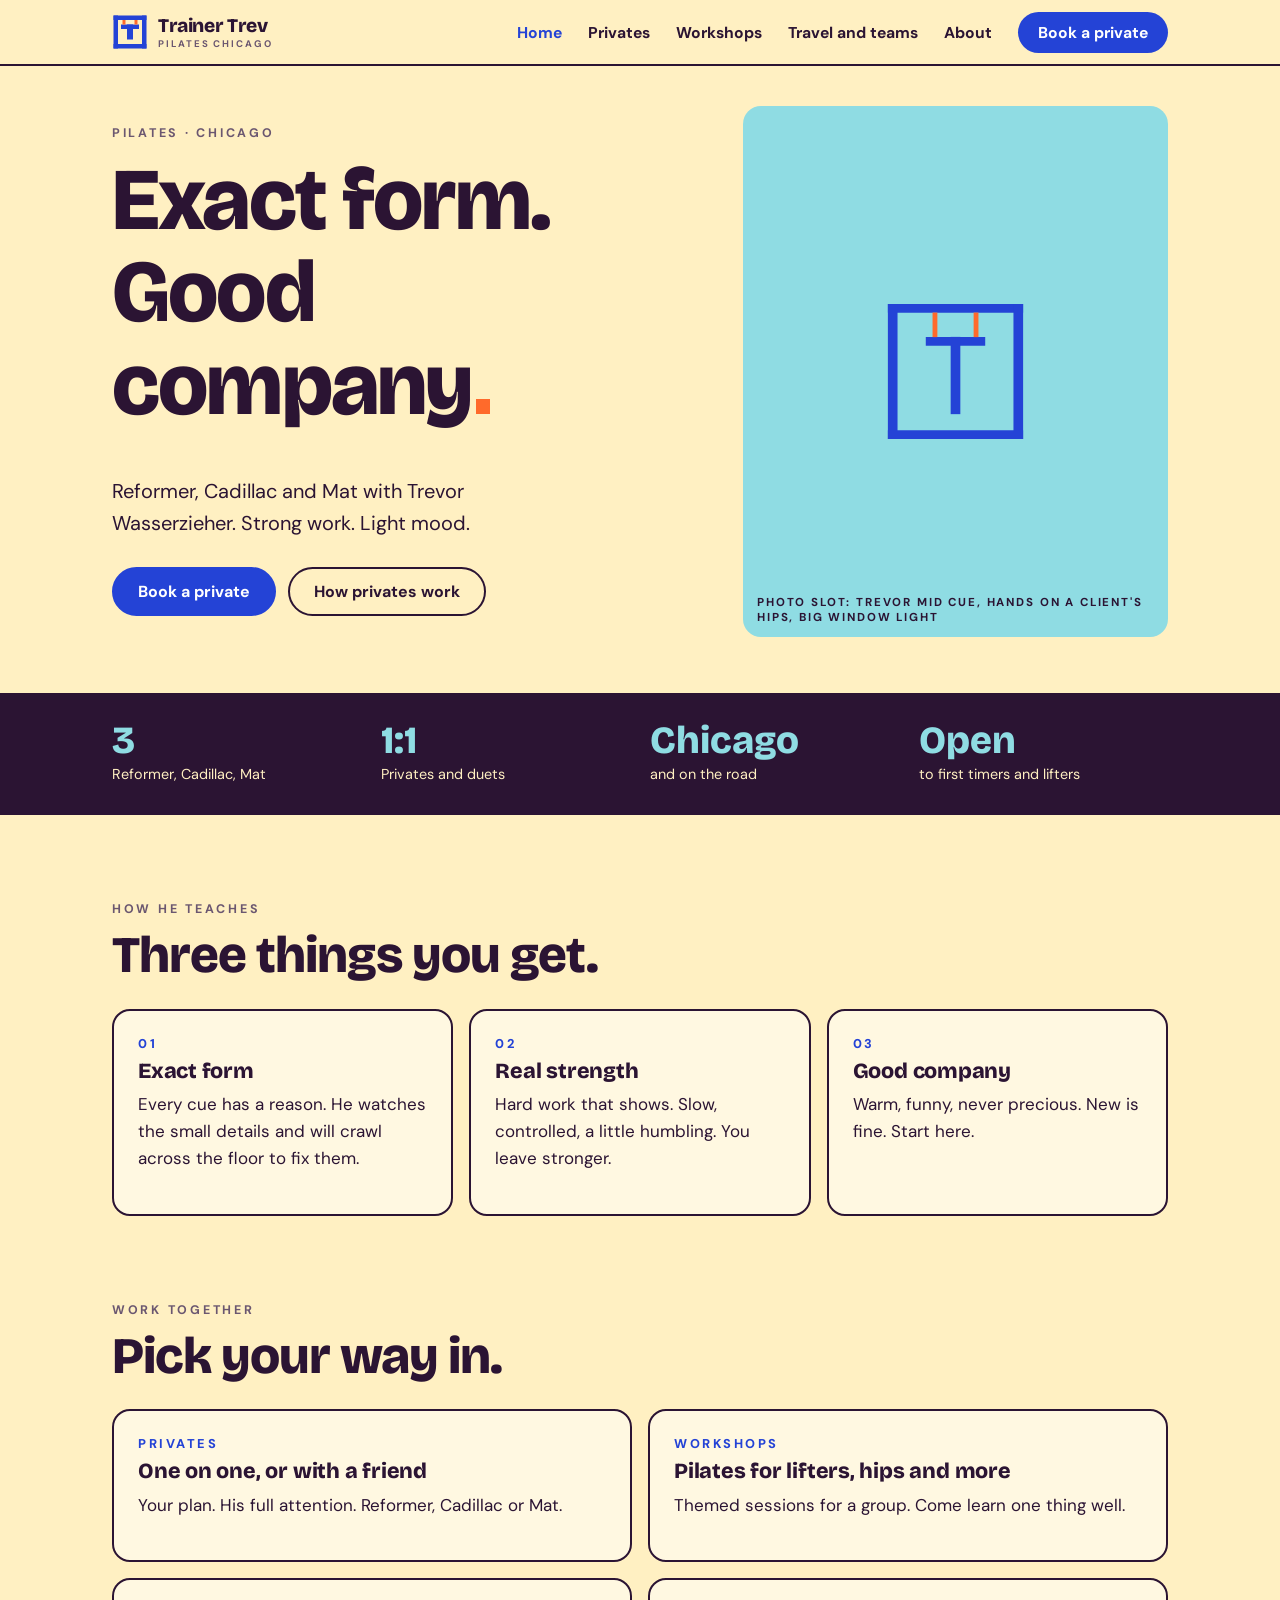
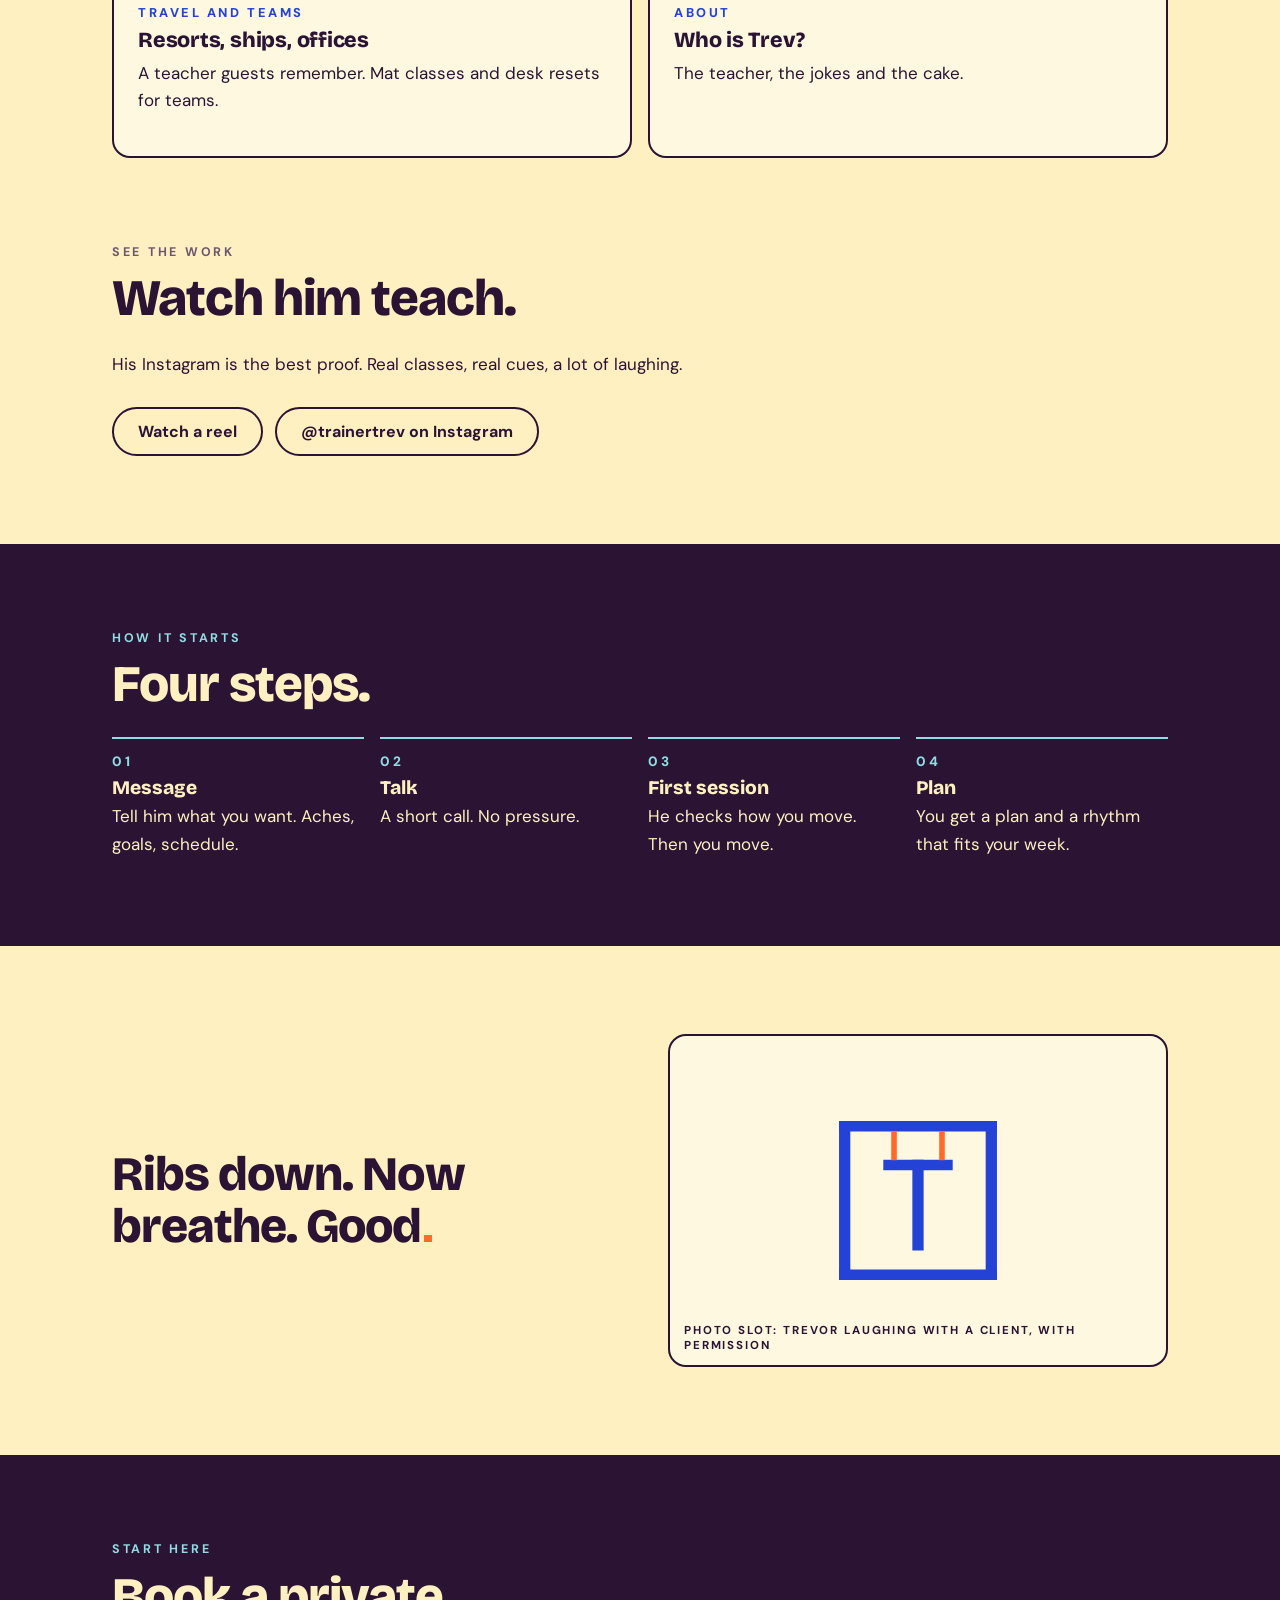
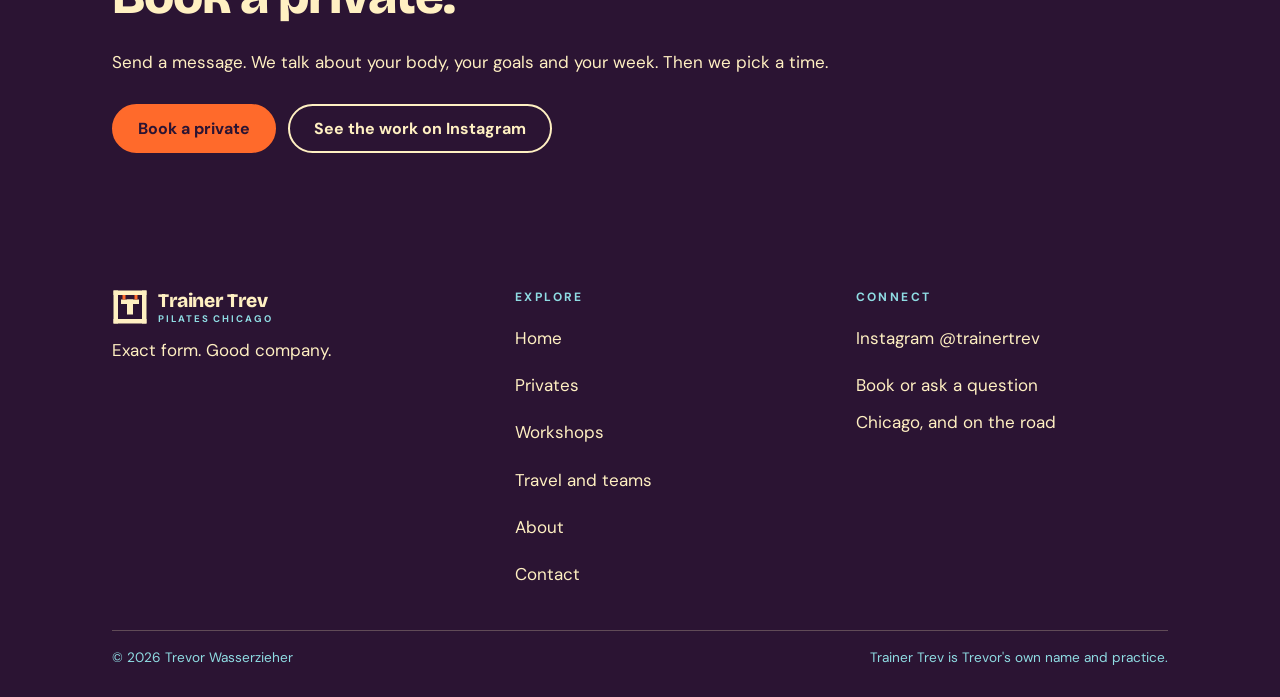
<file: index.html>
<!DOCTYPE html>
<html lang="en">
<head>
  <meta charset="UTF-8">
  <meta name="viewport" content="width=device-width, initial-scale=1">
  <title>Trainer Trev | Pilates in Chicago</title>
  <meta name="description" content="Trevor Wasserzieher teaches Reformer, Cadillac and Mat in Chicago. Exact form. Good company. Privates, workshops, travel and teams.">
  <meta property="og:title" content="Trainer Trev | Pilates in Chicago">
  <meta property="og:description" content="Trevor Wasserzieher teaches Reformer, Cadillac and Mat in Chicago. Exact form. Good company. Privates, workshops, travel and teams.">
  <meta property="og:type" content="website">
  <meta name="theme-color" content="#2B1433">
  <link rel="icon" href="favicon.ico" sizes="32x32">
  <link rel="icon" href="assets/favicon.svg" type="image/svg+xml">
  <link rel="apple-touch-icon" href="apple-touch-icon.png">
  <link rel="preconnect" href="https://fonts.googleapis.com">
  <link rel="preconnect" href="https://fonts.gstatic.com" crossorigin>
  <link href="https://fonts.googleapis.com/css2?family=Bricolage+Grotesque:opsz,wght@12..96,700;12..96,800&family=DM+Sans:wght@400;500;700&display=swap" rel="stylesheet">
  <link rel="stylesheet" href="css/style.css">
</head>
<body>
<a class="skip" href="#main">Skip to content</a>
<header class="site-header">
  <div class="wrap nav">
    <a class="brand" href="index.html" aria-label="Trainer Trev home">
      <img src="assets/trainer-trev-small.svg" alt="" width="36" height="36">
      <span>Trainer Trev<small>Pilates Chicago</small></span>
    </a>
    <noscript><style>.nav-toggle{display:none}.nav-links{display:block;position:static}</style></noscript>
    <button class="nav-toggle" aria-label="Menu" aria-expanded="false"><span></span><span></span><span></span></button>
    <ul class="nav-links">
      <li><a href="index.html" class="active">Home</a></li>
      <li><a href="privates.html">Privates</a></li>
      <li><a href="workshops.html">Workshops</a></li>
      <li><a href="travel.html">Travel and teams</a></li>
      <li><a href="about.html">About</a></li>
      <li><a href="contact.html" class="nav-cta">Book a private</a></li>
    </ul>
  </div>
</header>
<main id="main">
<section class="hero"><div class="wrap hero-grid">
  <div>
    <p class="eyebrow">Pilates &middot; Chicago</p>
    <h1>Exact form. Good company<span class="dot"></span></h1>
    <p class="lead">Reformer, Cadillac and Mat with Trevor Wasserzieher. Strong work. Light mood.</p>
    <div class="btn-row"><a class="btn btn-primary" href="contact.html">Book a private</a>
    <a class="btn btn-ghost" href="privates.html">How privates work</a></div>
  </div>
  <figure class="photo "><img class="ph" src="assets/trainer-trev-symbol.svg" alt="" width="200" height="200"><figcaption>Photo slot: Trevor mid cue, hands on a client's hips, big window light</figcaption></figure>
</div></section>
<div class="strip"><div class="wrap"><ul>
  <li><b>3</b><span>Reformer, Cadillac, Mat</span></li>
  <li><b>1:1</b><span>Privates and duets</span></li>
  <li><b>Chicago</b><span>and on the road</span></li>
  <li><b>Open</b><span>to first timers and lifters</span></li>
</ul></div></div>
<section><div class="wrap">
  <p class="eyebrow">How he teaches</p>
  <h2>Three things you get.</h2>
  <div class="cards three">
    <div class="card"><span class="num">01</span><h3>Exact form</h3><p>Every cue has a reason. He watches the small details and will crawl across the floor to fix them.</p></div>
    <div class="card"><span class="num">02</span><h3>Real strength</h3><p>Hard work that shows. Slow, controlled, a little humbling. You leave stronger.</p></div>
    <div class="card"><span class="num">03</span><h3>Good company</h3><p>Warm, funny, never precious. New is fine. Start here.</p></div>
  </div>
</div></section>
<section style="padding-top:0"><div class="wrap">
  <p class="eyebrow">Work together</p>
  <h2>Pick your way in.</h2>
  <div class="cards two">
    <a class="card" href="privates.html" style="text-decoration:none;color:inherit"><span class="num">PRIVATES</span><h3>One on one, or with a friend</h3><p>Your plan. His full attention. Reformer, Cadillac or Mat.</p></a>
    <a class="card" href="workshops.html" style="text-decoration:none;color:inherit"><span class="num">WORKSHOPS</span><h3>Pilates for lifters, hips and more</h3><p>Themed sessions for a group. Come learn one thing well.</p></a>
    <a class="card" href="travel.html" style="text-decoration:none;color:inherit"><span class="num">TRAVEL AND TEAMS</span><h3>Resorts, ships, offices</h3><p>A teacher guests remember. Mat classes and desk resets for teams.</p></a>
    <a class="card" href="about.html" style="text-decoration:none;color:inherit"><span class="num">ABOUT</span><h3>Who is Trev?</h3><p>The teacher, the jokes and the cake.</p></a>
  </div>
</div></section>
<section style="padding-top:0"><div class="wrap">
  <p class="eyebrow">See the work</p>
  <h2>Watch him teach.</h2>
  <p>His Instagram is the best proof. Real classes, real cues, a lot of laughing.</p>
  <div class="btn-row"><a class="btn btn-ghost" href="https://www.instagram.com/trainertrev/reel/DTvgmP6AeiQ/" target="_blank" rel="noopener">Watch a reel</a>
  <a class="btn btn-ghost" href="https://www.instagram.com/trainertrev/" target="_blank" rel="noopener">@trainertrev on Instagram</a></div>
</div></section>
<section class="band"><div class="wrap">
  <p class="eyebrow">How it starts</p>
  <h2>Four steps.</h2>
  <ol class="steps">
    <li><strong>Message</strong>Tell him what you want. Aches, goals, schedule.</li>
    <li><strong>Talk</strong>A short call. No pressure.</li>
    <li><strong>First session</strong>He checks how you move. Then you move.</li>
    <li><strong>Plan</strong>You get a plan and a rhythm that fits your week.</li>
  </ol>
</div></section>
<section><div class="wrap split">
  <p class="quote">Ribs down. Now breathe. Good<span class="dot"></span></p>
  <figure class="photo paper wide"><img class="ph" src="assets/trainer-trev-symbol.svg" alt="" width="200" height="200"><figcaption>Photo slot: Trevor laughing with a client, with permission</figcaption></figure>
</div></section>
<section class="band"><div class="wrap">
  <p class="eyebrow">Start here</p>
  <h2>Book a private.</h2>
  <p>Send a message. We talk about your body, your goals and your week. Then we pick a time.</p>
  <div class="btn-row"><a class="btn btn-primary" href="contact.html">Book a private</a>
  <a class="btn btn-ghost" href="https://www.instagram.com/trainertrev/" target="_blank" rel="noopener">See the work on Instagram</a></div>
</div></section>
</main>
<footer class="site-footer">
  <div class="wrap">
    <div class="footer-grid">
      <div>
        <a class="brand" href="index.html"><img src="assets/trainer-trev-small-reverse.svg" alt="" width="36" height="36"><span>Trainer Trev<small>Pilates Chicago</small></span></a>
        <p class="footer-tag">Exact form. Good company.</p>
      </div>
      <div><h4>Explore</h4><ul>
          <li><a href="index.html">Home</a></li>
          <li><a href="privates.html">Privates</a></li>
          <li><a href="workshops.html">Workshops</a></li>
          <li><a href="travel.html">Travel and teams</a></li>
          <li><a href="about.html">About</a></li>
          <li><a href="contact.html">Contact</a></li>
        </ul></div>
      <div><h4>Connect</h4><ul>
          <li><a href="https://www.instagram.com/trainertrev/" target="_blank" rel="noopener">Instagram @trainertrev</a></li>
          <li><a href="contact.html">Book or ask a question</a></li>
          <li>Chicago, and on the road</li>
        </ul></div>
    </div>
    <div class="footer-bottom"><span>&copy; <span data-year>2026</span> Trevor Wasserzieher</span><span>Trainer Trev is Trevor's own name and practice.</span></div>
  </div>
</footer>
<script src="js/main.js"></script>
</body>
</html>
</file>
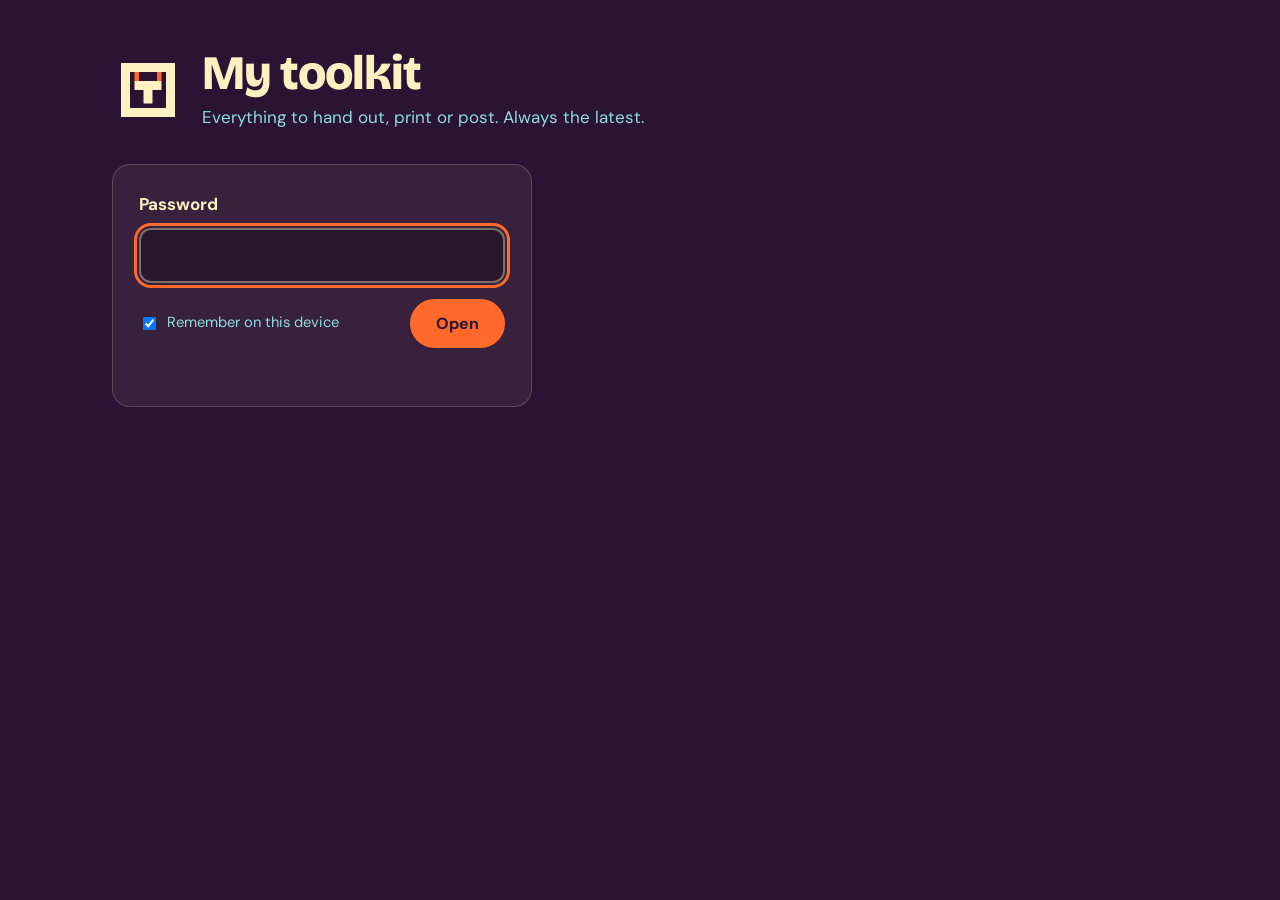
<file: me/index.html>
<!DOCTYPE html>
<html lang="en">
<head>
  <meta charset="UTF-8">
  <meta name="viewport" content="width=device-width, initial-scale=1">
  <!-- Private toolkit for Trevor. Not linked from the site. Keep it out of search engines. -->
  <meta name="robots" content="noindex, nofollow, noarchive">
  <title>My toolkit | Trainer Trev</title>
  <link rel="icon" href="../favicon.ico" sizes="32x32">
  <link rel="icon" href="../assets/favicon.svg" type="image/svg+xml">
  <link rel="apple-touch-icon" href="../apple-touch-icon.png">
  <link rel="preconnect" href="https://fonts.googleapis.com">
  <link rel="preconnect" href="https://fonts.gstatic.com" crossorigin>
  <link href="https://fonts.googleapis.com/css2?family=Bricolage+Grotesque:opsz,wght@12..96,700;12..96,800&family=DM+Sans:wght@400;500;700&display=swap" rel="stylesheet">
  <link rel="stylesheet" href="../css/style.css">
  <style>
    body{background:var(--plum);color:var(--butter)}
    .me{padding:48px 0 80px}
    .me-head{display:flex;align-items:center;gap:18px;margin-bottom:32px}
    .me-head img{width:72px;height:72px;flex:none;border-radius:12px}
    .me-head h1{font-size:clamp(2rem,6vw,3rem);margin:0}
    .me-head p{color:var(--pool);margin:6px 0 0}
    .me h2{font-size:1.2rem;margin:44px 0 14px;color:var(--pool);letter-spacing:.02em}
    .lock{max-width:420px;padding:26px;border-radius:18px;background:rgba(255,240,194,.06);border:1px solid rgba(255,240,194,.2)}
    .lock label{display:block;font-weight:700;margin-bottom:10px}
    .lock input[type=password]{width:100%;font:inherit;font-size:1.05rem;padding:12px 14px;border-radius:12px;border:2px solid rgba(255,240,194,.4);background:rgba(0,0,0,.25);color:var(--butter)}
    .lock input[type=password]:focus{outline:3px solid var(--tang);outline-offset:2px}
    .lock .row{display:flex;align-items:center;justify-content:space-between;gap:12px;margin-top:16px;flex-wrap:wrap}
    .lock .remember{display:flex;align-items:center;gap:8px;color:var(--pool);font-size:.92rem}
    .lock .remember label{margin:0;font-weight:400}
    .lock .msg{min-height:1.4em;margin-top:12px;color:#FFB59C;font-size:.92rem}
    .lock .btn-primary{background:var(--tang);border-color:var(--tang);color:var(--plum)}
    .docs{display:grid;grid-template-columns:repeat(auto-fill,minmax(250px,1fr));gap:14px}
    .doc{display:flex;flex-direction:column;gap:6px;padding:20px;border-radius:16px;background:rgba(255,240,194,.06);border:1px solid rgba(255,240,194,.2);color:var(--butter);text-decoration:none}
    .doc:hover{border-color:var(--pool);color:var(--butter)}
    .doc strong{font:800 1.1rem var(--display)}
    .doc span{color:var(--pool);font-size:.92rem}
    .doc em{font-style:normal;font-size:.72rem;letter-spacing:.16em;text-transform:uppercase;color:var(--tang);margin-top:auto;padding-top:8px}
    .cards{display:grid;grid-template-columns:repeat(auto-fill,minmax(140px,1fr));gap:12px;margin-top:14px}
    .cards a{display:block;border-radius:12px;overflow:hidden;border:1px solid rgba(255,240,194,.2);background:var(--butter)}
    .cards a:hover{border-color:var(--pool)}
    .cards img{display:block;width:100%;height:auto}
    .note{color:var(--pool);font-size:.9rem;margin-top:48px}
    .linkish{background:none;border:0;padding:0;font:inherit;color:var(--butter);text-decoration:underline;cursor:pointer}
    .todo-intro{color:var(--pool);margin:0 0 6px}
    .progress{height:10px;border-radius:99px;background:rgba(255,240,194,.15);overflow:hidden;margin:12px 0 4px}
    .progress i{display:block;height:100%;width:0;background:var(--tang);transition:width .25s}
    .todo-group h3{font:800 1rem var(--display);margin:26px 0 10px;color:var(--butter)}
    .item{padding:14px 16px;border-radius:14px;background:rgba(255,240,194,.06);border:1px solid rgba(255,240,194,.2);margin-bottom:10px}
    .item.done{border-color:var(--pool)}
    .item label.tick{display:flex;gap:12px;align-items:flex-start;font-weight:700;cursor:pointer}
    .item input[type=checkbox]{width:22px;height:22px;flex:none;margin-top:1px;accent-color:var(--tang)}
    .item textarea,.send input[type=text],.send input[type=email]{width:100%;font:inherit;margin-top:10px;padding:10px 12px;border-radius:10px;border:2px solid rgba(255,240,194,.3);background:rgba(0,0,0,.25);color:var(--butter);resize:vertical}
    .item textarea{min-height:44px}
    .item textarea:focus,.send input:focus{outline:3px solid var(--tang);outline-offset:2px}
    .item small{display:block;color:var(--pool);font-weight:400;margin-top:2px}
    .send{margin-top:28px;padding:22px;border-radius:18px;background:rgba(255,240,194,.06);border:1px solid rgba(255,240,194,.2)}
    .send h3{margin:0 0 6px;font:800 1.1rem var(--display)}
    .send p{color:var(--pool);margin:0 0 10px}
    .send .btns{display:flex;gap:10px;flex-wrap:wrap;margin-top:14px}
    .send .btn{background:var(--tang);border-color:var(--tang);color:var(--plum)}
    .send .btn.alt{background:transparent;color:var(--butter);border-color:rgba(255,240,194,.5)}
    .send .status{min-height:1.4em;margin-top:12px;color:var(--butter)}
    .send input[type=file]{margin-top:10px;color:var(--butter);max-width:100%}
    [hidden]{display:none!important}
  </style>
</head>
<body>
<main class="me">
  <div class="wrap">
    <div class="me-head">
      <img src="../assets/favicon.svg" alt="Trainer Trev logo">
      <div>
        <h1>My toolkit</h1>
        <p>Everything to hand out, print or post. Always the latest.</p>
      </div>
    </div>

    <form class="lock" id="lock" autocomplete="on">
      <label for="pw">Password</label>
      <input type="password" id="pw" name="password" autocomplete="current-password" required autofocus>
      <div class="row">
        <span class="remember"><input type="checkbox" id="remember" checked> <label for="remember">Remember on this device</label></span>
        <button class="btn btn-primary" type="submit" id="go">Open</button>
      </div>
      <div class="msg" id="msg" role="status"></div>
    </form>

    <div id="vault" hidden>
      <section id="todo" style="padding:0">
        <h2>Needed from you</h2>
        <p class="todo-intro">Fill what you can. Tick each one when done. Your answers save on this device as you type. Nothing is sent until you tap Send.</p>
        <div class="progress" aria-hidden="true"><i id="bar"></i></div>
        <p class="todo-intro" id="count"></p>
        <div id="todo-list"></div>
        <div class="send" id="send">
          <h3>Send it to Venkat</h3>
          <p>Photos and video: paste a link to a shared folder (iCloud, Google Drive, Dropbox) and share it with Venkat. Small files can be attached below. Only choose photos you are happy for us to use.</p>
          <input type="text" id="folder" placeholder="Link to shared photo or video folder" aria-label="Link to shared photo or video folder">
          <input type="file" id="files" multiple accept="image/*,video/*,.pdf" aria-label="Attach files" hidden>
          <input type="email" id="reply" placeholder="Your email or phone, so we can reply" aria-label="Your email or phone">
          <div class="btns">
            <button class="btn" type="button" id="sendbtn" hidden>Send</button>
            <button class="btn alt" type="button" id="dl">Download my answers</button>
            <button class="btn alt" type="button" id="copy">Copy my answers</button>
          </div>
          <div class="status" id="status" role="status"></div>
        </div>
      </section>
      <div id="sections"></div>
      <p class="note">Tap anything to open it in your phone's viewer. From there use Share or Save. This page is not linked on the site and is hidden from search. <button class="linkish" id="forget" type="button">Lock and forget this device</button></p>
    </div>
  </div>
</main>

<script>
/* Files in vault/ are AES-256-GCM encrypted (key from the password via PBKDF2-SHA256),
   built by tools/build.py. Nothing readable is published. The password never leaves the device. */
(() => {
  const KEY_STORE = 'tt-me-key';
  const ORDER = ['Documents', 'Content', 'Brand', 'Logo files', 'Stickers', 'Sticker artwork', 'Wallpapers', 'Social cards', 'Logo documentation', 'Guides'];
  const $ = id => document.getElementById(id);
  const store = {
    get() { try { return localStorage.getItem(KEY_STORE); } catch (e) { return null; } },
    set(v) { try { localStorage.setItem(KEY_STORE, v); } catch (e) {} },
    clear() { try { localStorage.removeItem(KEY_STORE); } catch (e) {} }
  };
  const b64 = { enc: buf => btoa(String.fromCharCode(...new Uint8Array(buf))), dec: s => Uint8Array.from(atob(s), c => c.charCodeAt(0)) };
  const hex = h => new Uint8Array(h.match(/../g).map(x => parseInt(x, 16)));

  async function deriveKey(password) {
    const meta = await (await fetch('vault/meta.json', { cache: 'no-store' })).json();
    const base = await crypto.subtle.importKey('raw', new TextEncoder().encode(password), 'PBKDF2', false, ['deriveKey']);
    return crypto.subtle.deriveKey({ name: 'PBKDF2', salt: hex(meta.salt), iterations: meta.iterations, hash: 'SHA-256' },
      base, { name: 'AES-GCM', length: 256 }, true, ['decrypt']);
  }
  async function open(key, path) {
    const buf = new Uint8Array(await (await fetch(path, { cache: 'no-store' })).arrayBuffer());
    return crypto.subtle.decrypt({ name: 'AES-GCM', iv: buf.slice(0, 12) }, key, buf.slice(12));
  }

  async function unlock(key) {
    const manifest = JSON.parse(new TextDecoder().decode(await open(key, 'vault/manifest.bin'))); // throws on a wrong password
    const root = $('sections'); root.innerHTML = '';
    const groups = [...new Set(manifest.map(f => f.group))].sort((a, b) => (ORDER.indexOf(a) + 99) % 99 - (ORDER.indexOf(b) + 99) % 99);
    const boxes = {};
    groups.forEach(g => {
      const s = document.createElement('section'); s.style.padding = '0';
      s.innerHTML = '<h2></h2><div class="docs"></div><div class="cards"></div>';
      s.querySelector('h2').textContent = g;
      root.append(s); boxes[g] = { docs: s.querySelector('.docs'), cards: s.querySelector('.cards') };
    });
    await Promise.all(manifest.map(async f => {
      const mime = f.type === 'text/plain' ? 'text/plain;charset=utf-8' : f.type;
      const url = URL.createObjectURL(new Blob([await open(key, `vault/${f.id}.bin`)], { type: mime }));
      const a = document.createElement('a');
      a.href = url; a.target = '_blank'; a.rel = 'noopener'; a.dataset.order = manifest.indexOf(f);
      const box = boxes[f.group];
      if (f.type === 'image/png') {
        a.download = f.name;
        const img = document.createElement('img'); img.src = url; img.alt = f.title; img.title = f.title;
        a.append(img); box.cards.append(a);
      } else {
        a.className = 'doc';
        a.innerHTML = `<strong></strong><span></span><em>${f.name.split('.').pop().toUpperCase()} &middot; ${Math.max(1, Math.round(f.size / 1024))} KB</em>`;
        a.querySelector('strong').textContent = f.title; a.querySelector('span').textContent = f.desc;
        box.docs.append(a);
      }
    }));
    Object.values(boxes).forEach(b => {
      ['docs', 'cards'].forEach(k => {
        [...b[k].children].sort((x, y) => x.dataset.order - y.dataset.order).forEach(n => b[k].append(n));
        if (!b[k].children.length) b[k].hidden = true;
      });
    });
    if (!todoDrawn) drawTodo();
    $('lock').hidden = true; $('vault').hidden = false;
  }

  /* ---- Needed from you: checklist, saved on this device, sent only on request ---- */
  /* TODO (Venkat): set ENDPOINT to a form service address to turn on the Send button.
     Example: https://formsubmit.co/ajax/your-email  (check its attachment size limit).
     Left empty, Trevor can still download or copy his answers and message them to you. */
  const ENDPOINT = '';
  const TODO = [
    ['Facts only you know', [
      ['cert', 'Pilates certification: school, level, year'],
      ['years', 'Years teaching'],
      ['other', 'Other certificates (CPR and AED, group fitness, personal training)'],
      ['story', 'Your story in two lines', 'In your own words. Plain is fine.'],
      ['email', 'Business email for the contact button'],
      ['phone', 'Phone, if you want it public'],
      ['book', 'Booking link, or say you want a simple form'],
      ['price', 'Private session length and price'],
      ['packs', 'Package prices (1 session, 6 pack, 12 pack, duet)'],
      ['corp', 'Do you offer office or team sessions? Price'],
      ['where', 'Where privates take place'],
      ['openings', 'Weekly openings for privates'],
      ['cancel', 'Cancellation policy'],
      ['workshop', 'First workshop: name, date, place, topic, price, spots'],
      ['travel', 'Resort or cruise: which lines, what dates you can travel']
    ]],
    ['Studios and permissions', [
      ['home', 'Which studio is your home base, and your role at each'],
      ['name', 'Which studios may we name on the site? (Written OK from each)'],
      ['outside', 'Can you take outside private clients? Any non solicit or non compete?'],
      ['video', 'Who owns video of your classes?'],
      ['never', 'Anything you never want mentioned or shown']
    ]],
    ['Photos and video', [
      ['head', 'New headshot for your profile'],
      ['action', 'Action photos: Cadillac, Reformer, Mat, with space around you'],
      ['trip', 'A real trip photo (or skip it)'],
      ['city', 'A real Chicago skyline or lake photo'],
      ['reel', 'Footage for a resort ready reel, marked "demo" if not a real gig'],
      ['release', 'Release for anyone who appears. No faces without it']
    ]],
    ['Decisions', [
      ['bio', 'Pick Instagram bio Option A, B or C (see Instagram setup above)'],
      ['logo', 'Your reaction to the logo: love, fine, or change. Tell us what feels wrong'],
      ['quotes', 'Real client quotes you have permission to use'],
      ['start', 'Start date for the 30 day plan']
    ]]
  ];
  const SAVE = 'tt-me-todo';
  let todoDrawn = false;
  const data = (() => { try { return JSON.parse(localStorage.getItem(SAVE)) || {}; } catch (e) { return {}; } })();
  const keep = () => { try { localStorage.setItem(SAVE, JSON.stringify(data)); } catch (e) {} };
  const ids = TODO.flatMap(g => g[1].map(i => i[0]));

  function refresh() {
    const n = ids.filter(k => data[k] && data[k].done).length;
    $('bar').style.width = Math.round(100 * n / ids.length) + '%';
    $('count').textContent = n + ' of ' + ids.length + ' done';
  }
  function drawTodo() {
    todoDrawn = true;
    const root = $('todo-list'); root.innerHTML = '';
    TODO.forEach(([title, items]) => {
      const g = document.createElement('div'); g.className = 'todo-group';
      g.innerHTML = '<h3></h3>'; g.querySelector('h3').textContent = title;
      items.forEach(([k, label, hint]) => {
        const d = data[k] = data[k] || { done: false, note: '' };
        const el = document.createElement('div'); el.className = 'item' + (d.done ? ' done' : '');
        el.innerHTML = '<label class="tick"><input type="checkbox"><span><span class="t"></span><small></small></span></label><textarea rows="1" placeholder="Your answer, or leave blank if you will send it another way"></textarea>';
        el.querySelector('.t').textContent = label;
        el.querySelector('small').textContent = hint || '';
        el.querySelector('small').hidden = !hint;
        const box = el.querySelector('input'), ta = el.querySelector('textarea');
        box.checked = d.done; ta.value = d.note;
        box.addEventListener('change', () => { d.done = box.checked; el.classList.toggle('done', d.done); keep(); refresh(); });
        ta.addEventListener('input', () => { d.note = ta.value; keep(); });
        g.append(el);
      });
      root.append(g);
    });
    $('folder').value = data._folder || ''; $('reply').value = data._reply || '';
    $('folder').addEventListener('input', e => { data._folder = e.target.value; keep(); });
    $('reply').addEventListener('input', e => { data._reply = e.target.value; keep(); });
    refresh();
  }
  function answers() {
    const lines = ['Trevor: needed from you', 'Date: ' + new Date().toLocaleString(), ''];
    TODO.forEach(([title, items]) => {
      lines.push('== ' + title + ' ==');
      items.forEach(([k, label]) => {
        const d = data[k] || {};
        lines.push((d.done ? '[x] ' : '[ ] ') + label);
        if (d.note) lines.push('    ' + d.note.replace(/\n/g, '\n    '));
      });
      lines.push('');
    });
    lines.push('Photo folder link: ' + (data._folder || '(none)'), 'Reply to: ' + (data._reply || '(none)'));
    return lines.join('\n');
  }
  $('dl').addEventListener('click', () => {
    const a = document.createElement('a');
    a.href = URL.createObjectURL(new Blob([answers()], { type: 'text/plain;charset=utf-8' }));
    a.download = 'trevor-answers.txt'; a.click();
    $('status').textContent = 'Saved. Send the file to Venkat.';
  });
  $('copy').addEventListener('click', async () => {
    try { await navigator.clipboard.writeText(answers()); $('status').textContent = 'Copied. Paste it into a message to Venkat.'; }
    catch (e) { $('status').textContent = 'Could not copy. Use Download instead.'; }
  });
  if (ENDPOINT) {
    $('sendbtn').hidden = false; $('files').hidden = false;
    $('sendbtn').addEventListener('click', async () => {
      const b = $('sendbtn'); b.disabled = true; $('status').textContent = 'Sending...';
      try {
        const f = new FormData();
        f.append('_subject', 'Trevor: needed from you');
        f.append('answers', answers());
        [...$('files').files].forEach(x => f.append('attachment', x));
        const r = await fetch(ENDPOINT, { method: 'POST', body: f, headers: { Accept: 'application/json' } });
        if (!r.ok) throw new Error('bad');
        $('status').textContent = 'Sent. Thank you. You can keep editing and send again.';
      } catch (e) { $('status').textContent = 'Did not send. Use Download or Copy and message it to Venkat.'; }
      finally { b.disabled = false; }
    });
  }

  $('lock').addEventListener('submit', async e => {
    e.preventDefault();
    $('go').disabled = true; $('msg').textContent = 'Unlocking...';
    try {
      const key = await deriveKey($('pw').value);
      await unlock(key);
      if ($('remember').checked) store.set(b64.enc(await crypto.subtle.exportKey('raw', key)));
      $('msg').textContent = '';
    } catch (err) {
      $('msg').textContent = 'That password did not work. Try again.';
      $('pw').select();
    } finally { $('go').disabled = false; }
  });
  $('forget').addEventListener('click', () => { store.clear(); location.reload(); });

  const saved = store.get();
  if (saved) {
    crypto.subtle.importKey('raw', b64.dec(saved), 'AES-GCM', true, ['decrypt']).then(unlock).catch(() => store.clear());
  }
})();
</script>
</body>
</html>
</file>
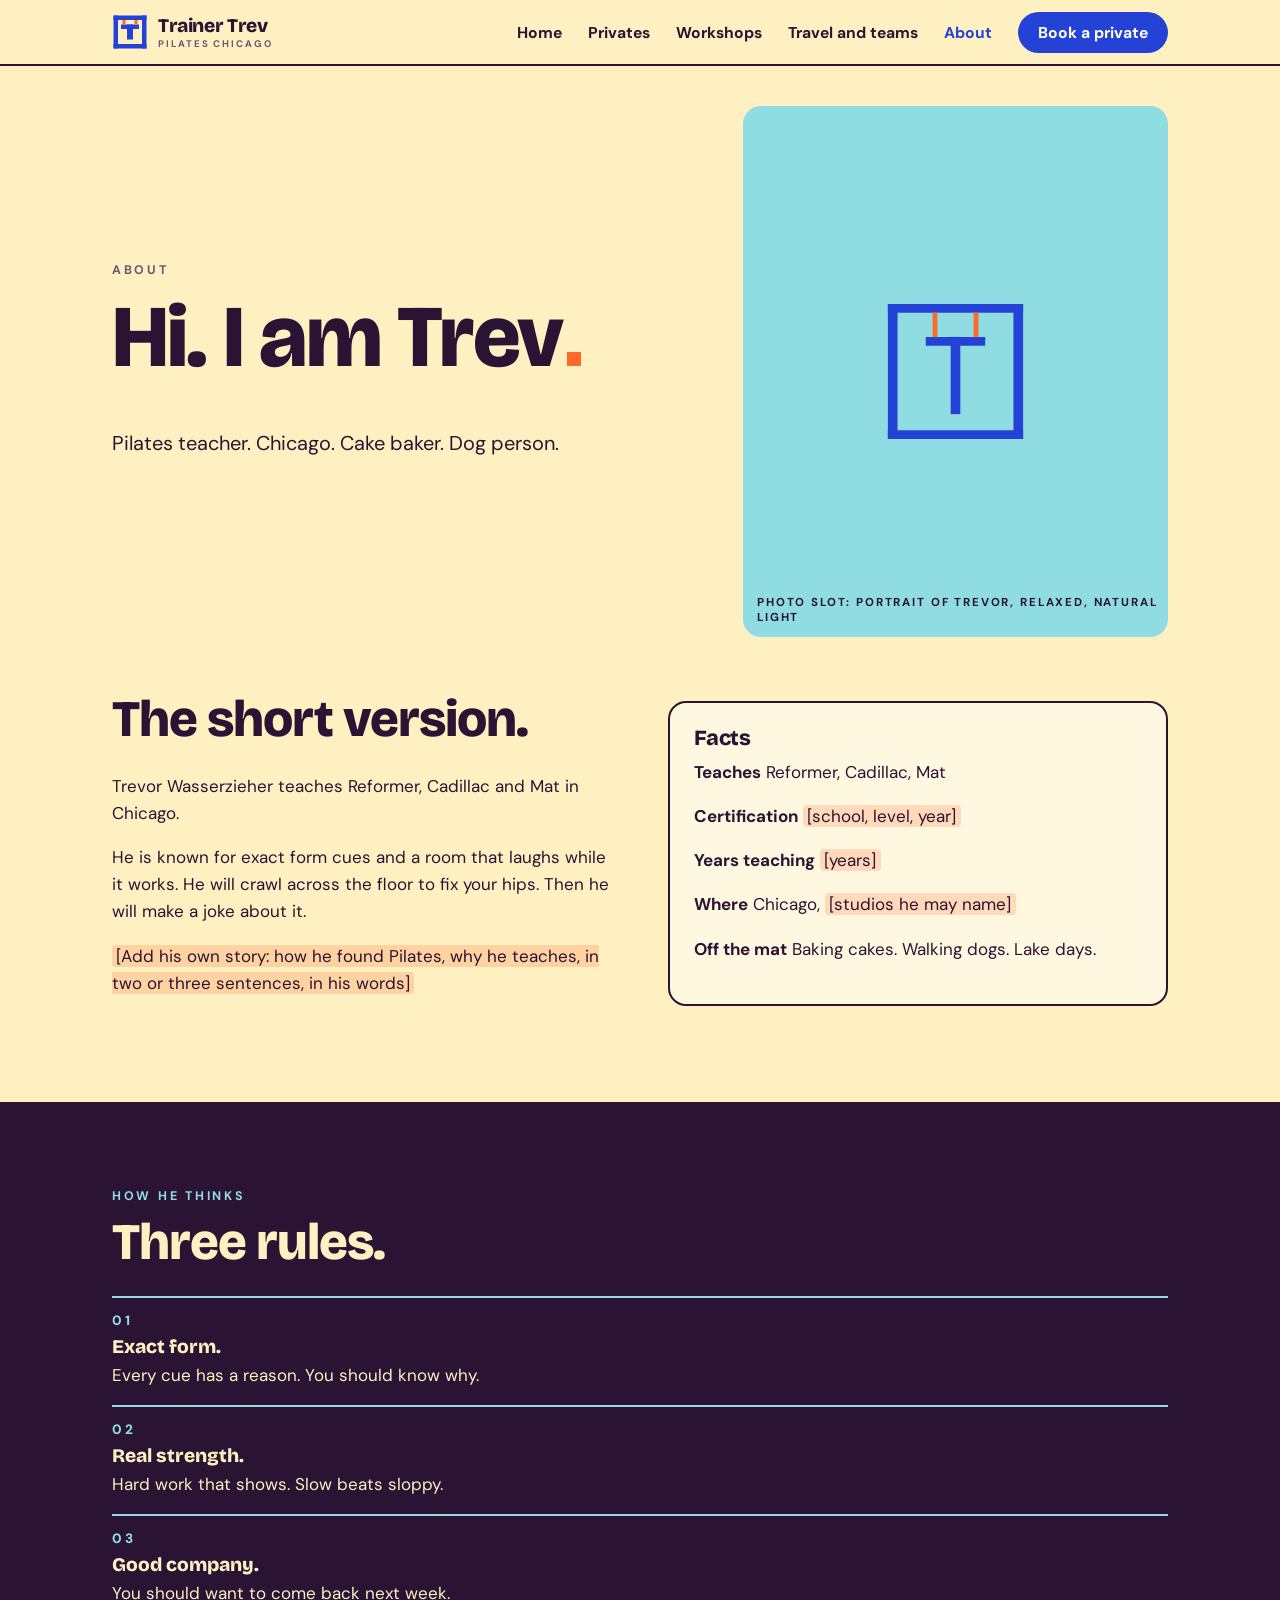
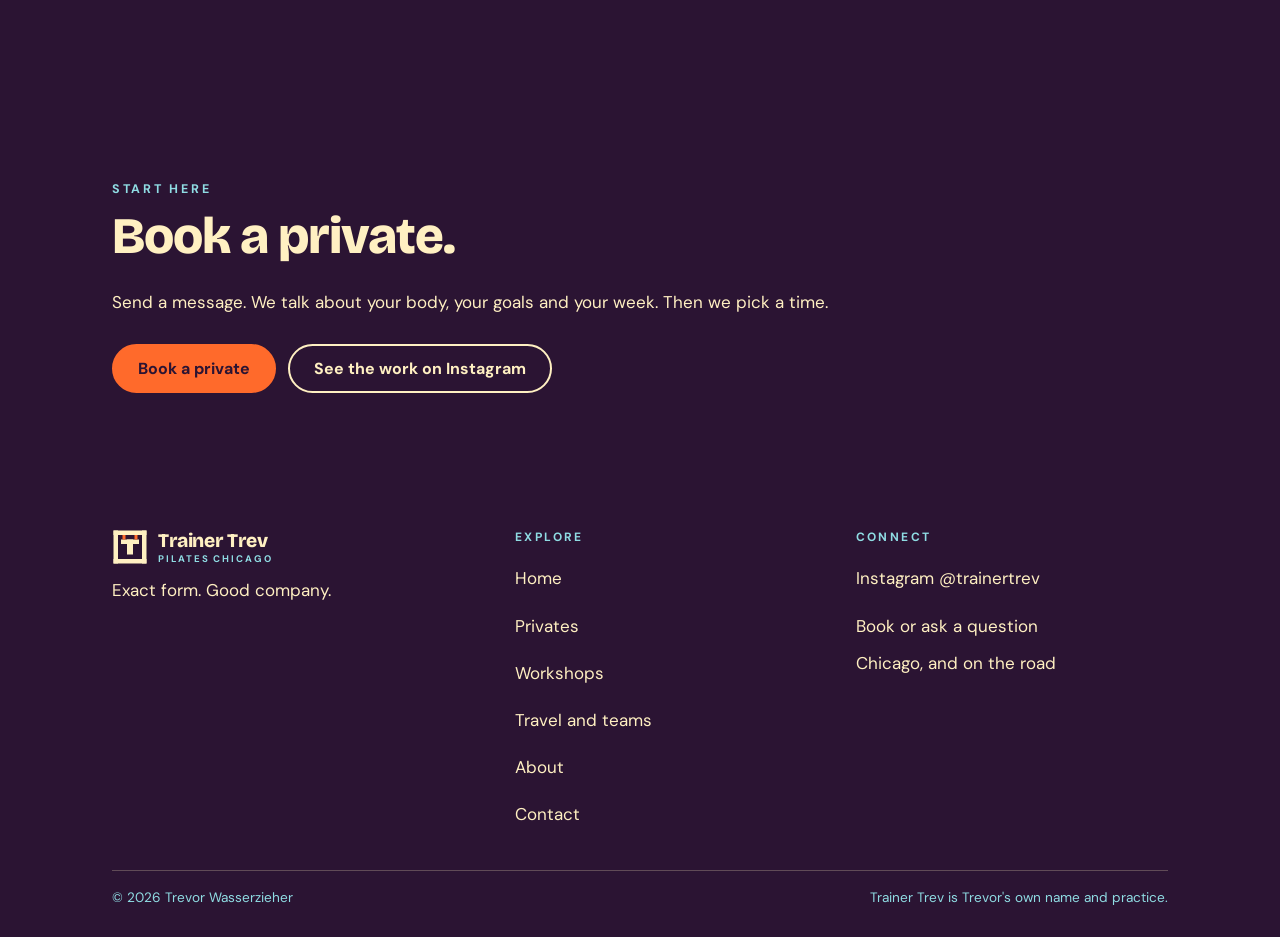
<file: about.html>
<!DOCTYPE html>
<html lang="en">
<head>
  <meta charset="UTF-8">
  <meta name="viewport" content="width=device-width, initial-scale=1">
  <title>About Trevor | Trainer Trev</title>
  <meta name="description" content="Trevor Wasserzieher is a Chicago Pilates teacher on Reformer, Cadillac and Mat. Known for exact form cues and a room that laughs while it works.">
  <meta property="og:title" content="About Trevor | Trainer Trev">
  <meta property="og:description" content="Trevor Wasserzieher is a Chicago Pilates teacher on Reformer, Cadillac and Mat. Known for exact form cues and a room that laughs while it works.">
  <meta property="og:type" content="website">
  <meta name="theme-color" content="#2B1433">
  <link rel="icon" href="favicon.ico" sizes="32x32">
  <link rel="icon" href="assets/favicon.svg" type="image/svg+xml">
  <link rel="apple-touch-icon" href="apple-touch-icon.png">
  <link rel="preconnect" href="https://fonts.googleapis.com">
  <link rel="preconnect" href="https://fonts.gstatic.com" crossorigin>
  <link href="https://fonts.googleapis.com/css2?family=Bricolage+Grotesque:opsz,wght@12..96,700;12..96,800&family=DM+Sans:wght@400;500;700&display=swap" rel="stylesheet">
  <link rel="stylesheet" href="css/style.css">
</head>
<body>
<a class="skip" href="#main">Skip to content</a>
<header class="site-header">
  <div class="wrap nav">
    <a class="brand" href="index.html" aria-label="Trainer Trev home">
      <img src="assets/trainer-trev-small.svg" alt="" width="36" height="36">
      <span>Trainer Trev<small>Pilates Chicago</small></span>
    </a>
    <noscript><style>.nav-toggle{display:none}.nav-links{display:block;position:static}</style></noscript>
    <button class="nav-toggle" aria-label="Menu" aria-expanded="false"><span></span><span></span><span></span></button>
    <ul class="nav-links">
      <li><a href="index.html">Home</a></li>
      <li><a href="privates.html">Privates</a></li>
      <li><a href="workshops.html">Workshops</a></li>
      <li><a href="travel.html">Travel and teams</a></li>
      <li><a href="about.html" class="active">About</a></li>
      <li><a href="contact.html" class="nav-cta">Book a private</a></li>
    </ul>
  </div>
</header>
<main id="main">
<section class="hero"><div class="wrap hero-grid">
  <div>
    <p class="eyebrow">About</p>
    <h1>Hi. I am Trev<span class="dot"></span></h1>
    <p class="lead">Pilates teacher. Chicago. Cake baker. Dog person.</p>
  </div>
  <figure class="photo "><img class="ph" src="assets/trainer-trev-symbol.svg" alt="" width="200" height="200"><figcaption>Photo slot: Portrait of Trevor, relaxed, natural light</figcaption></figure>
</div></section>
<section style="padding-top:0"><div class="wrap split">
  <div>
    <h2>The short version.</h2>
    <p>Trevor Wasserzieher teaches Reformer, Cadillac and Mat in Chicago.</p>
    <p>He is known for exact form cues and a room that laughs while it works. He will crawl across the floor to fix your hips. Then he will make a joke about it.</p>
    <p><em class="todo">[Add his own story: how he found Pilates, why he teaches, in two or three sentences, in his words]</em></p>
  </div>
  <div class="card">
    <h3>Facts</h3>
    <p><b>Teaches</b> Reformer, Cadillac, Mat</p>
    <p><b>Certification</b> <em class="todo">[school, level, year]</em></p>
    <p><b>Years teaching</b> <em class="todo">[years]</em></p>
    <p><b>Where</b> Chicago, <em class="todo">[studios he may name]</em></p>
    <p><b>Off the mat</b> Baking cakes. Walking dogs. Lake days.</p>
  </div>
</div></section>
<section class="band"><div class="wrap">
  <p class="eyebrow">How he thinks</p>
  <h2>Three rules.</h2>
  <ol class="steps" style="grid-template-columns:1fr">
    <li><strong>Exact form.</strong>Every cue has a reason. You should know why.</li>
    <li><strong>Real strength.</strong>Hard work that shows. Slow beats sloppy.</li>
    <li><strong>Good company.</strong>You should want to come back next week.</li>
  </ol>
</div></section>
<section class="band"><div class="wrap">
  <p class="eyebrow">Start here</p>
  <h2>Book a private.</h2>
  <p>Send a message. We talk about your body, your goals and your week. Then we pick a time.</p>
  <div class="btn-row"><a class="btn btn-primary" href="contact.html">Book a private</a>
  <a class="btn btn-ghost" href="https://www.instagram.com/trainertrev/" target="_blank" rel="noopener">See the work on Instagram</a></div>
</div></section>
</main>
<footer class="site-footer">
  <div class="wrap">
    <div class="footer-grid">
      <div>
        <a class="brand" href="index.html"><img src="assets/trainer-trev-small-reverse.svg" alt="" width="36" height="36"><span>Trainer Trev<small>Pilates Chicago</small></span></a>
        <p class="footer-tag">Exact form. Good company.</p>
      </div>
      <div><h4>Explore</h4><ul>
          <li><a href="index.html">Home</a></li>
          <li><a href="privates.html">Privates</a></li>
          <li><a href="workshops.html">Workshops</a></li>
          <li><a href="travel.html">Travel and teams</a></li>
          <li><a href="about.html">About</a></li>
          <li><a href="contact.html">Contact</a></li>
        </ul></div>
      <div><h4>Connect</h4><ul>
          <li><a href="https://www.instagram.com/trainertrev/" target="_blank" rel="noopener">Instagram @trainertrev</a></li>
          <li><a href="contact.html">Book or ask a question</a></li>
          <li>Chicago, and on the road</li>
        </ul></div>
    </div>
    <div class="footer-bottom"><span>&copy; <span data-year>2026</span> Trevor Wasserzieher</span><span>Trainer Trev is Trevor's own name and practice.</span></div>
  </div>
</footer>
<script src="js/main.js"></script>
</body>
</html>
</file>
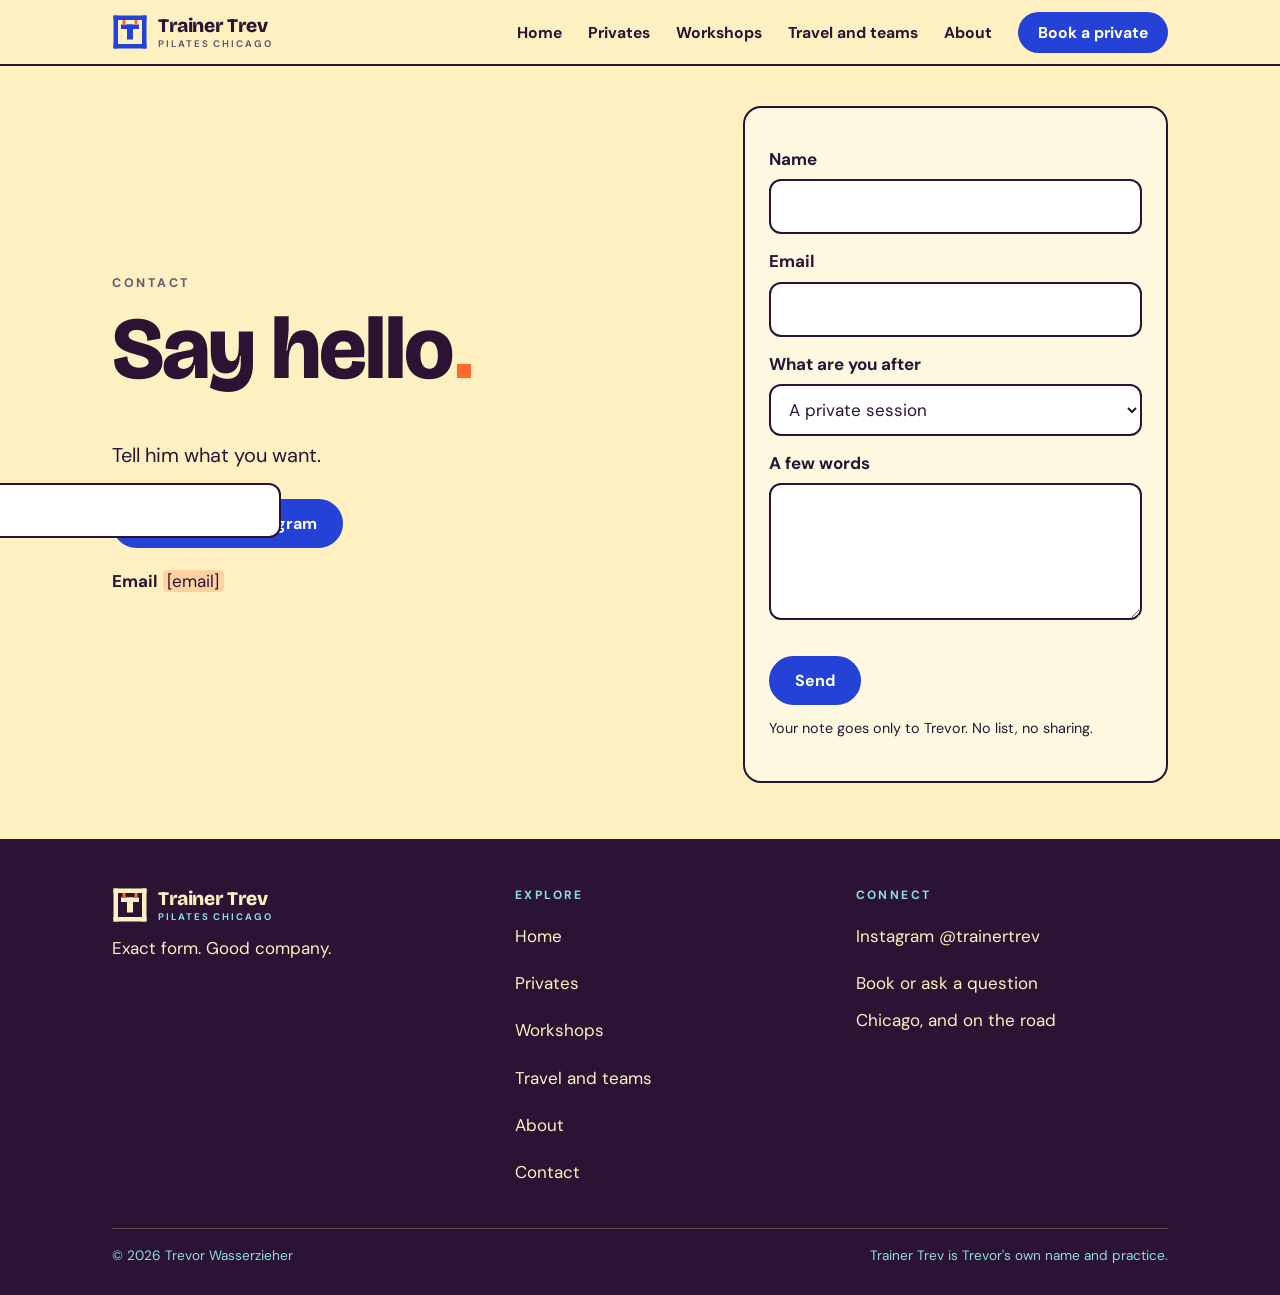
<file: contact.html>
<!DOCTYPE html>
<html lang="en">
<head>
  <meta charset="UTF-8">
  <meta name="viewport" content="width=device-width, initial-scale=1">
  <title>Book a Private | Trainer Trev</title>
  <meta name="description" content="Book a private Pilates session or ask about workshops, travel and teams with Trevor Wasserzieher in Chicago.">
  <meta property="og:title" content="Book a Private | Trainer Trev">
  <meta property="og:description" content="Book a private Pilates session or ask about workshops, travel and teams with Trevor Wasserzieher in Chicago.">
  <meta property="og:type" content="website">
  <meta name="theme-color" content="#2B1433">
  <link rel="icon" href="favicon.ico" sizes="32x32">
  <link rel="icon" href="assets/favicon.svg" type="image/svg+xml">
  <link rel="apple-touch-icon" href="apple-touch-icon.png">
  <link rel="preconnect" href="https://fonts.googleapis.com">
  <link rel="preconnect" href="https://fonts.gstatic.com" crossorigin>
  <link href="https://fonts.googleapis.com/css2?family=Bricolage+Grotesque:opsz,wght@12..96,700;12..96,800&family=DM+Sans:wght@400;500;700&display=swap" rel="stylesheet">
  <link rel="stylesheet" href="css/style.css">
</head>
<body>
<a class="skip" href="#main">Skip to content</a>
<header class="site-header">
  <div class="wrap nav">
    <a class="brand" href="index.html" aria-label="Trainer Trev home">
      <img src="assets/trainer-trev-small.svg" alt="" width="36" height="36">
      <span>Trainer Trev<small>Pilates Chicago</small></span>
    </a>
    <noscript><style>.nav-toggle{display:none}.nav-links{display:block;position:static}</style></noscript>
    <button class="nav-toggle" aria-label="Menu" aria-expanded="false"><span></span><span></span><span></span></button>
    <ul class="nav-links">
      <li><a href="index.html">Home</a></li>
      <li><a href="privates.html">Privates</a></li>
      <li><a href="workshops.html">Workshops</a></li>
      <li><a href="travel.html">Travel and teams</a></li>
      <li><a href="about.html">About</a></li>
      <li><a href="contact.html" class="nav-cta">Book a private</a></li>
    </ul>
  </div>
</header>
<main id="main">
<section class="hero"><div class="wrap hero-grid">
  <div>
    <p class="eyebrow">Contact</p>
    <h1>Say hello<span class="dot"></span></h1>
    <p class="lead">Tell him what you want.</p>
    <div class="btn-row"><a class="btn btn-primary" href="https://www.instagram.com/trainertrev/" target="_blank" rel="noopener">Message on Instagram</a></div>
    <p style="margin-top:20px"><b>Email</b> <em class="todo">[email]</em></p>
  </div>
  <form class="card" id="inquiry" novalidate>
    <label for="name">Name</label><input id="name" name="name" autocomplete="name" required>
    <label for="email">Email</label><input id="email" name="email" type="email" autocomplete="email" required>
    <label for="what">What are you after</label>
    <select id="what" name="what"><option>A private session</option><option>A duet</option><option>A workshop</option><option>Travel or a resort</option><option>A team class</option><option>Something else</option></select>
    <label for="msg">A few words</label><textarea id="msg" name="msg" rows="4"></textarea>
    <input class="hp" name="website" tabindex="-1" autocomplete="off" aria-hidden="true">
    <div class="btn-row"><button class="btn btn-primary" type="submit">Send</button></div>
    <p style="margin-top:12px;font-size:.9rem">Your note goes only to Trevor. No list, no sharing.</p>
    <p id="form-note" role="status" style="margin-top:14px"></p>
  </form>
</div></section>
</main>
<footer class="site-footer">
  <div class="wrap">
    <div class="footer-grid">
      <div>
        <a class="brand" href="index.html"><img src="assets/trainer-trev-small-reverse.svg" alt="" width="36" height="36"><span>Trainer Trev<small>Pilates Chicago</small></span></a>
        <p class="footer-tag">Exact form. Good company.</p>
      </div>
      <div><h4>Explore</h4><ul>
          <li><a href="index.html">Home</a></li>
          <li><a href="privates.html">Privates</a></li>
          <li><a href="workshops.html">Workshops</a></li>
          <li><a href="travel.html">Travel and teams</a></li>
          <li><a href="about.html">About</a></li>
          <li><a href="contact.html">Contact</a></li>
        </ul></div>
      <div><h4>Connect</h4><ul>
          <li><a href="https://www.instagram.com/trainertrev/" target="_blank" rel="noopener">Instagram @trainertrev</a></li>
          <li><a href="contact.html">Book or ask a question</a></li>
          <li>Chicago, and on the road</li>
        </ul></div>
    </div>
    <div class="footer-bottom"><span>&copy; <span data-year>2026</span> Trevor Wasserzieher</span><span>Trainer Trev is Trevor's own name and practice.</span></div>
  </div>
</footer>
<script src="js/main.js"></script>
</body>
</html>
</file>
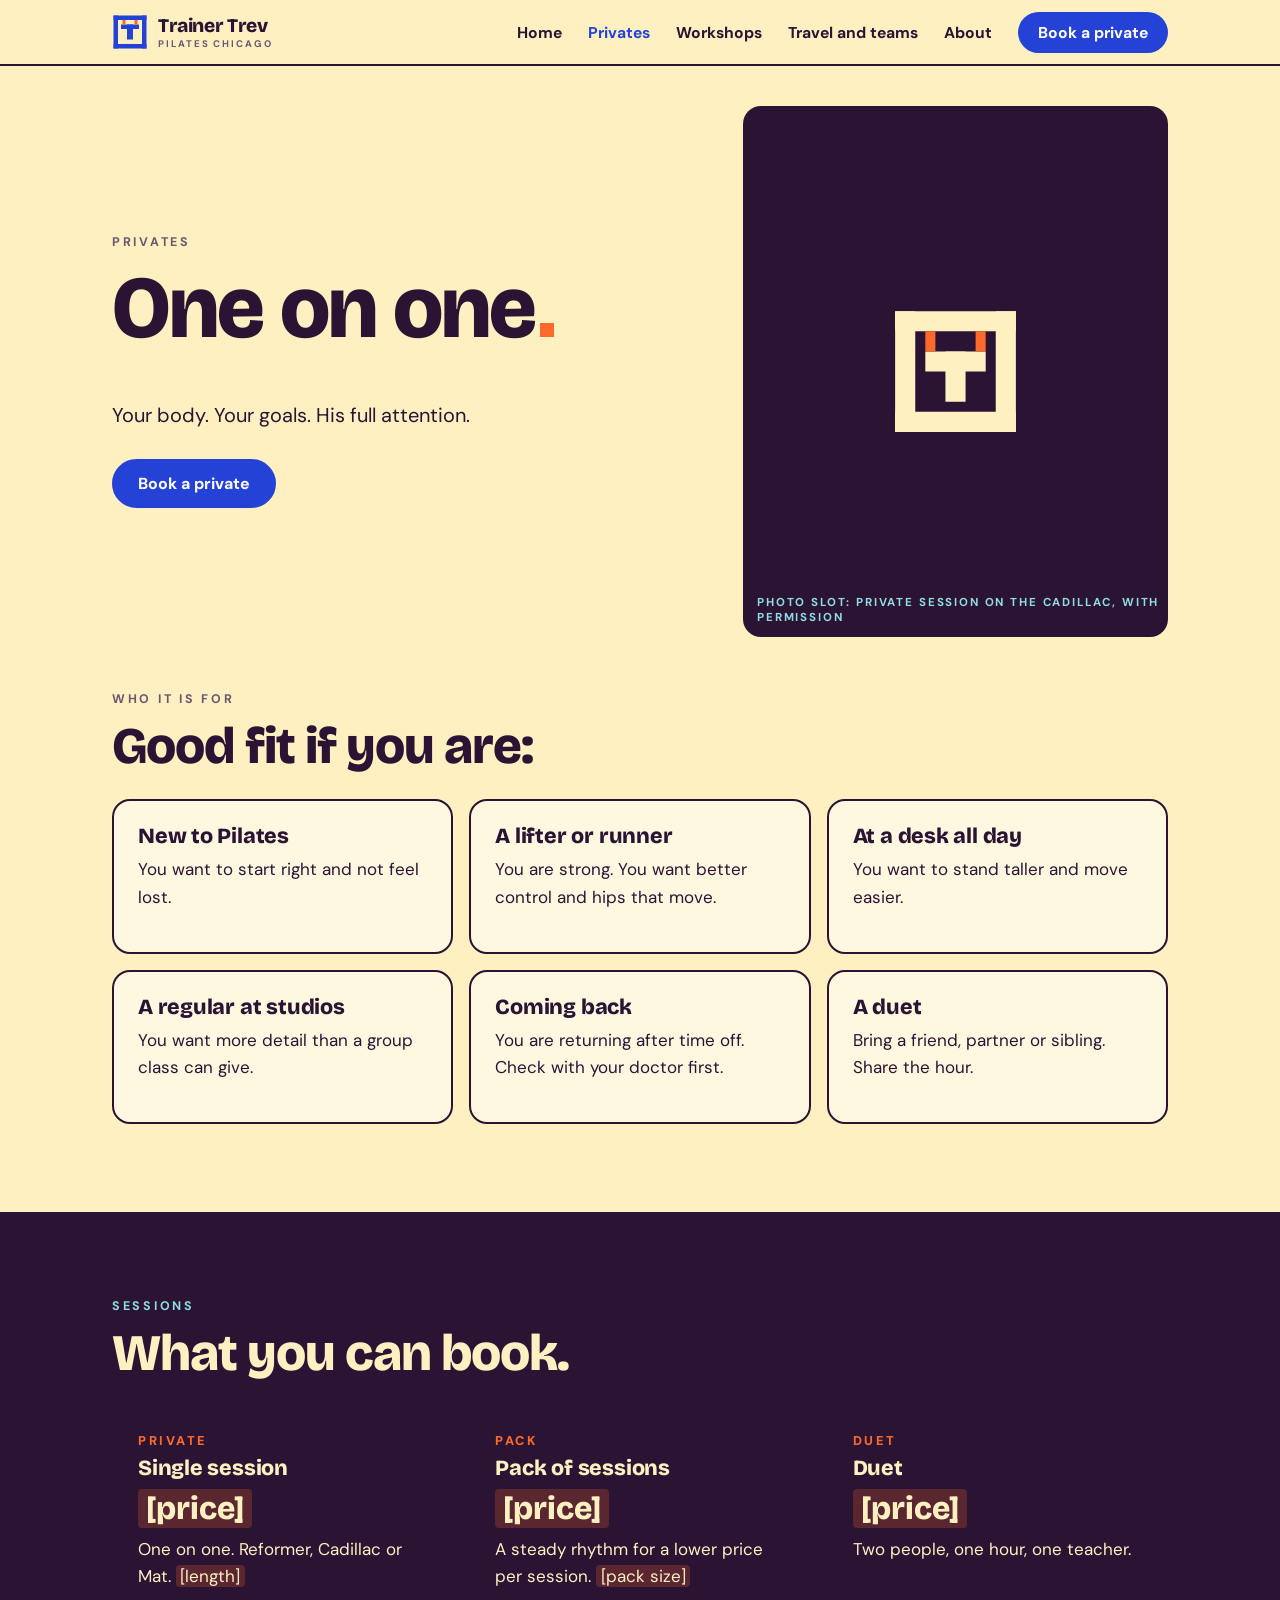
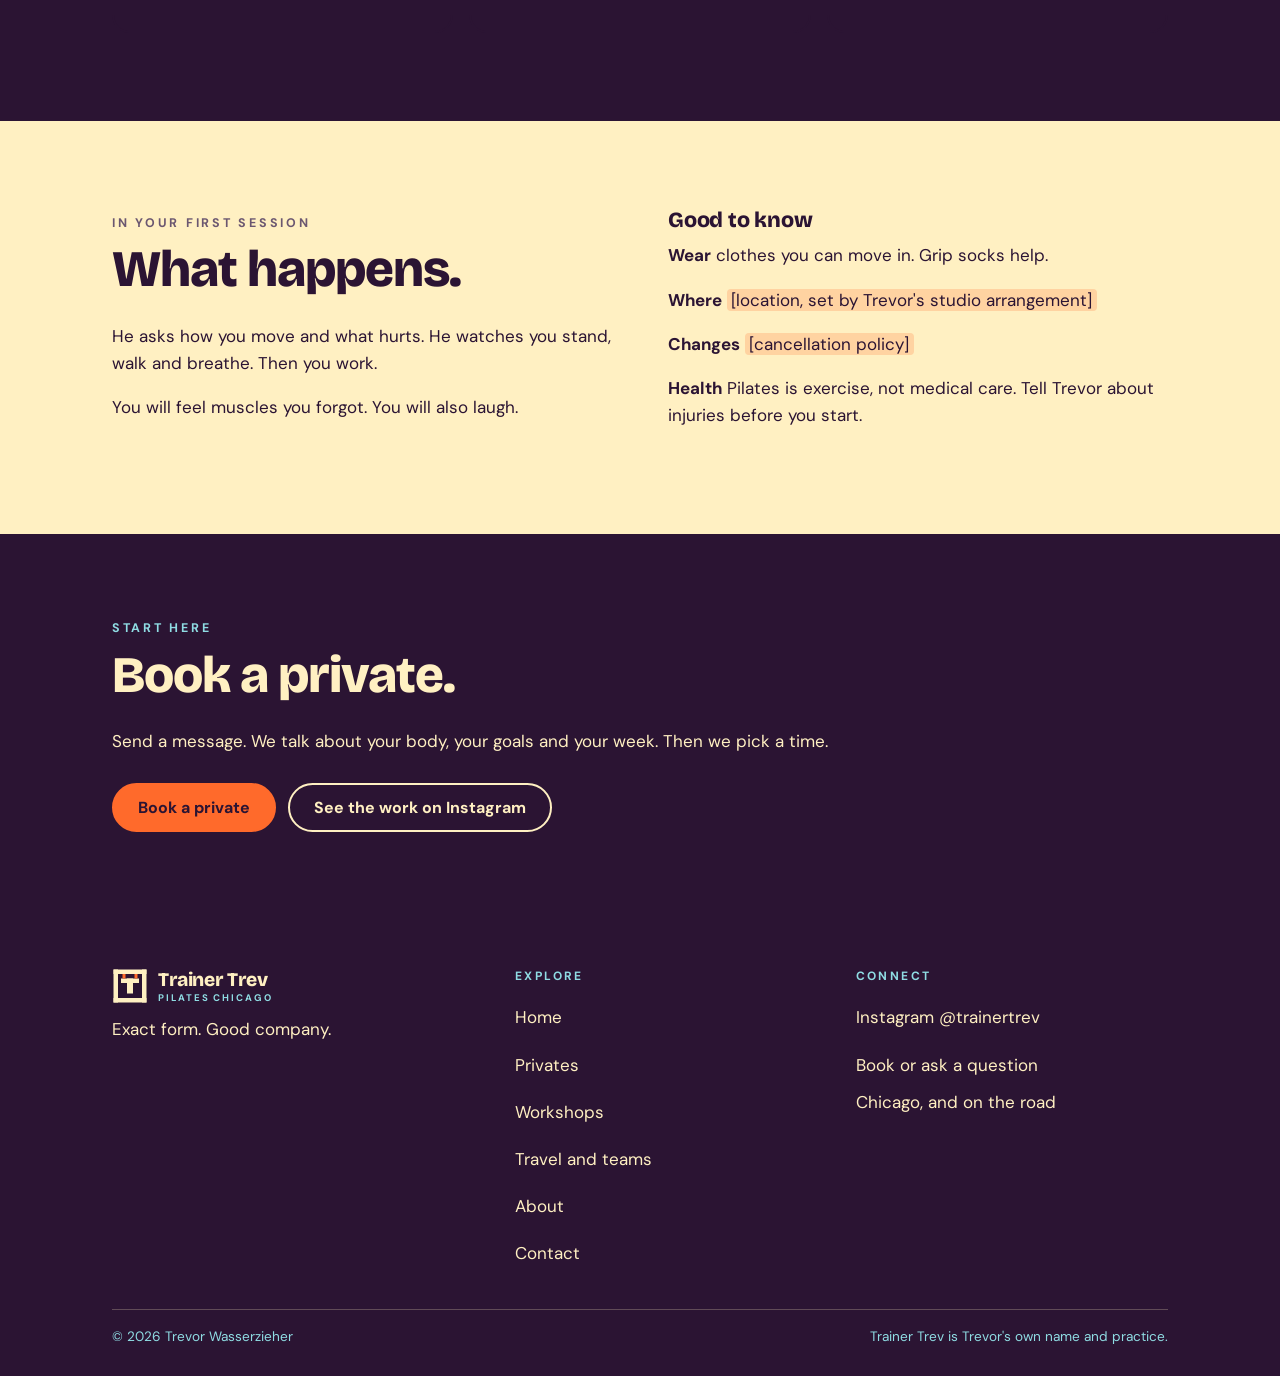
<file: privates.html>
<!DOCTYPE html>
<html lang="en">
<head>
  <meta charset="UTF-8">
  <meta name="viewport" content="width=device-width, initial-scale=1">
  <title>Private Pilates in Chicago | Trainer Trev</title>
  <meta name="description" content="One on one and duet Pilates with Trevor Wasserzieher in Chicago. Reformer, Cadillac and Mat. Beginners and lifters welcome.">
  <meta property="og:title" content="Private Pilates in Chicago | Trainer Trev">
  <meta property="og:description" content="One on one and duet Pilates with Trevor Wasserzieher in Chicago. Reformer, Cadillac and Mat. Beginners and lifters welcome.">
  <meta property="og:type" content="website">
  <meta name="theme-color" content="#2B1433">
  <link rel="icon" href="favicon.ico" sizes="32x32">
  <link rel="icon" href="assets/favicon.svg" type="image/svg+xml">
  <link rel="apple-touch-icon" href="apple-touch-icon.png">
  <link rel="preconnect" href="https://fonts.googleapis.com">
  <link rel="preconnect" href="https://fonts.gstatic.com" crossorigin>
  <link href="https://fonts.googleapis.com/css2?family=Bricolage+Grotesque:opsz,wght@12..96,700;12..96,800&family=DM+Sans:wght@400;500;700&display=swap" rel="stylesheet">
  <link rel="stylesheet" href="css/style.css">
</head>
<body>
<a class="skip" href="#main">Skip to content</a>
<header class="site-header">
  <div class="wrap nav">
    <a class="brand" href="index.html" aria-label="Trainer Trev home">
      <img src="assets/trainer-trev-small.svg" alt="" width="36" height="36">
      <span>Trainer Trev<small>Pilates Chicago</small></span>
    </a>
    <noscript><style>.nav-toggle{display:none}.nav-links{display:block;position:static}</style></noscript>
    <button class="nav-toggle" aria-label="Menu" aria-expanded="false"><span></span><span></span><span></span></button>
    <ul class="nav-links">
      <li><a href="index.html">Home</a></li>
      <li><a href="privates.html" class="active">Privates</a></li>
      <li><a href="workshops.html">Workshops</a></li>
      <li><a href="travel.html">Travel and teams</a></li>
      <li><a href="about.html">About</a></li>
      <li><a href="contact.html" class="nav-cta">Book a private</a></li>
    </ul>
  </div>
</header>
<main id="main">
<section class="hero"><div class="wrap hero-grid">
  <div>
    <p class="eyebrow">Privates</p>
    <h1>One on one<span class="dot"></span></h1>
    <p class="lead">Your body. Your goals. His full attention.</p>
    <div class="btn-row"><a class="btn btn-primary" href="contact.html">Book a private</a></div>
  </div>
  <figure class="photo dark"><img class="ph" src="assets/favicon.svg" alt="" width="200" height="200"><figcaption>Photo slot: Private session on the Cadillac, with permission</figcaption></figure>
</div></section>
<section style="padding-top:0"><div class="wrap">
  <p class="eyebrow">Who it is for</p>
  <h2>Good fit if you are:</h2>
  <div class="cards three">
    <div class="card"><h3>New to Pilates</h3><p>You want to start right and not feel lost.</p></div>
    <div class="card"><h3>A lifter or runner</h3><p>You are strong. You want better control and hips that move.</p></div>
    <div class="card"><h3>At a desk all day</h3><p>You want to stand taller and move easier.</p></div>
    <div class="card"><h3>A regular at studios</h3><p>You want more detail than a group class can give.</p></div>
    <div class="card"><h3>Coming back</h3><p>You are returning after time off. Check with your doctor first.</p></div>
    <div class="card"><h3>A duet</h3><p>Bring a friend, partner or sibling. Share the hour.</p></div>
  </div>
</div></section>
<section class="band"><div class="wrap">
  <p class="eyebrow">Sessions</p>
  <h2>What you can book.</h2>
  <div class="cards three">
    <div class="card dark"><span class="num">PRIVATE</span><h3>Single session</h3><p class="price"><em class="todo">[price]</em></p><p>One on one. Reformer, Cadillac or Mat. <em class="todo">[length]</em></p></div>
    <div class="card dark"><span class="num">PACK</span><h3>Pack of sessions</h3><p class="price"><em class="todo">[price]</em></p><p>A steady rhythm for a lower price per session. <em class="todo">[pack size]</em></p></div>
    <div class="card dark"><span class="num">DUET</span><h3>Duet</h3><p class="price"><em class="todo">[price]</em></p><p>Two people, one hour, one teacher.</p></div>
  </div>
</div></section>
<section><div class="wrap split">
  <div>
    <p class="eyebrow">In your first session</p>
    <h2>What happens.</h2>
    <p>He asks how you move and what hurts. He watches you stand, walk and breathe. Then you work.</p>
    <p>You will feel muscles you forgot. You will also laugh.</p>
  </div>
  <div>
    <h3>Good to know</h3>
    <p><b>Wear</b> clothes you can move in. Grip socks help.</p>
    <p><b>Where</b> <em class="todo">[location, set by Trevor's studio arrangement]</em></p>
    <p><b>Changes</b> <em class="todo">[cancellation policy]</em></p>
    <p><b>Health</b> Pilates is exercise, not medical care. Tell Trevor about injuries before you start.</p>
  </div>
</div></section>
<section class="band"><div class="wrap">
  <p class="eyebrow">Start here</p>
  <h2>Book a private.</h2>
  <p>Send a message. We talk about your body, your goals and your week. Then we pick a time.</p>
  <div class="btn-row"><a class="btn btn-primary" href="contact.html">Book a private</a>
  <a class="btn btn-ghost" href="https://www.instagram.com/trainertrev/" target="_blank" rel="noopener">See the work on Instagram</a></div>
</div></section>
</main>
<footer class="site-footer">
  <div class="wrap">
    <div class="footer-grid">
      <div>
        <a class="brand" href="index.html"><img src="assets/trainer-trev-small-reverse.svg" alt="" width="36" height="36"><span>Trainer Trev<small>Pilates Chicago</small></span></a>
        <p class="footer-tag">Exact form. Good company.</p>
      </div>
      <div><h4>Explore</h4><ul>
          <li><a href="index.html">Home</a></li>
          <li><a href="privates.html">Privates</a></li>
          <li><a href="workshops.html">Workshops</a></li>
          <li><a href="travel.html">Travel and teams</a></li>
          <li><a href="about.html">About</a></li>
          <li><a href="contact.html">Contact</a></li>
        </ul></div>
      <div><h4>Connect</h4><ul>
          <li><a href="https://www.instagram.com/trainertrev/" target="_blank" rel="noopener">Instagram @trainertrev</a></li>
          <li><a href="contact.html">Book or ask a question</a></li>
          <li>Chicago, and on the road</li>
        </ul></div>
    </div>
    <div class="footer-bottom"><span>&copy; <span data-year>2026</span> Trevor Wasserzieher</span><span>Trainer Trev is Trevor's own name and practice.</span></div>
  </div>
</footer>
<script src="js/main.js"></script>
</body>
</html>
</file>
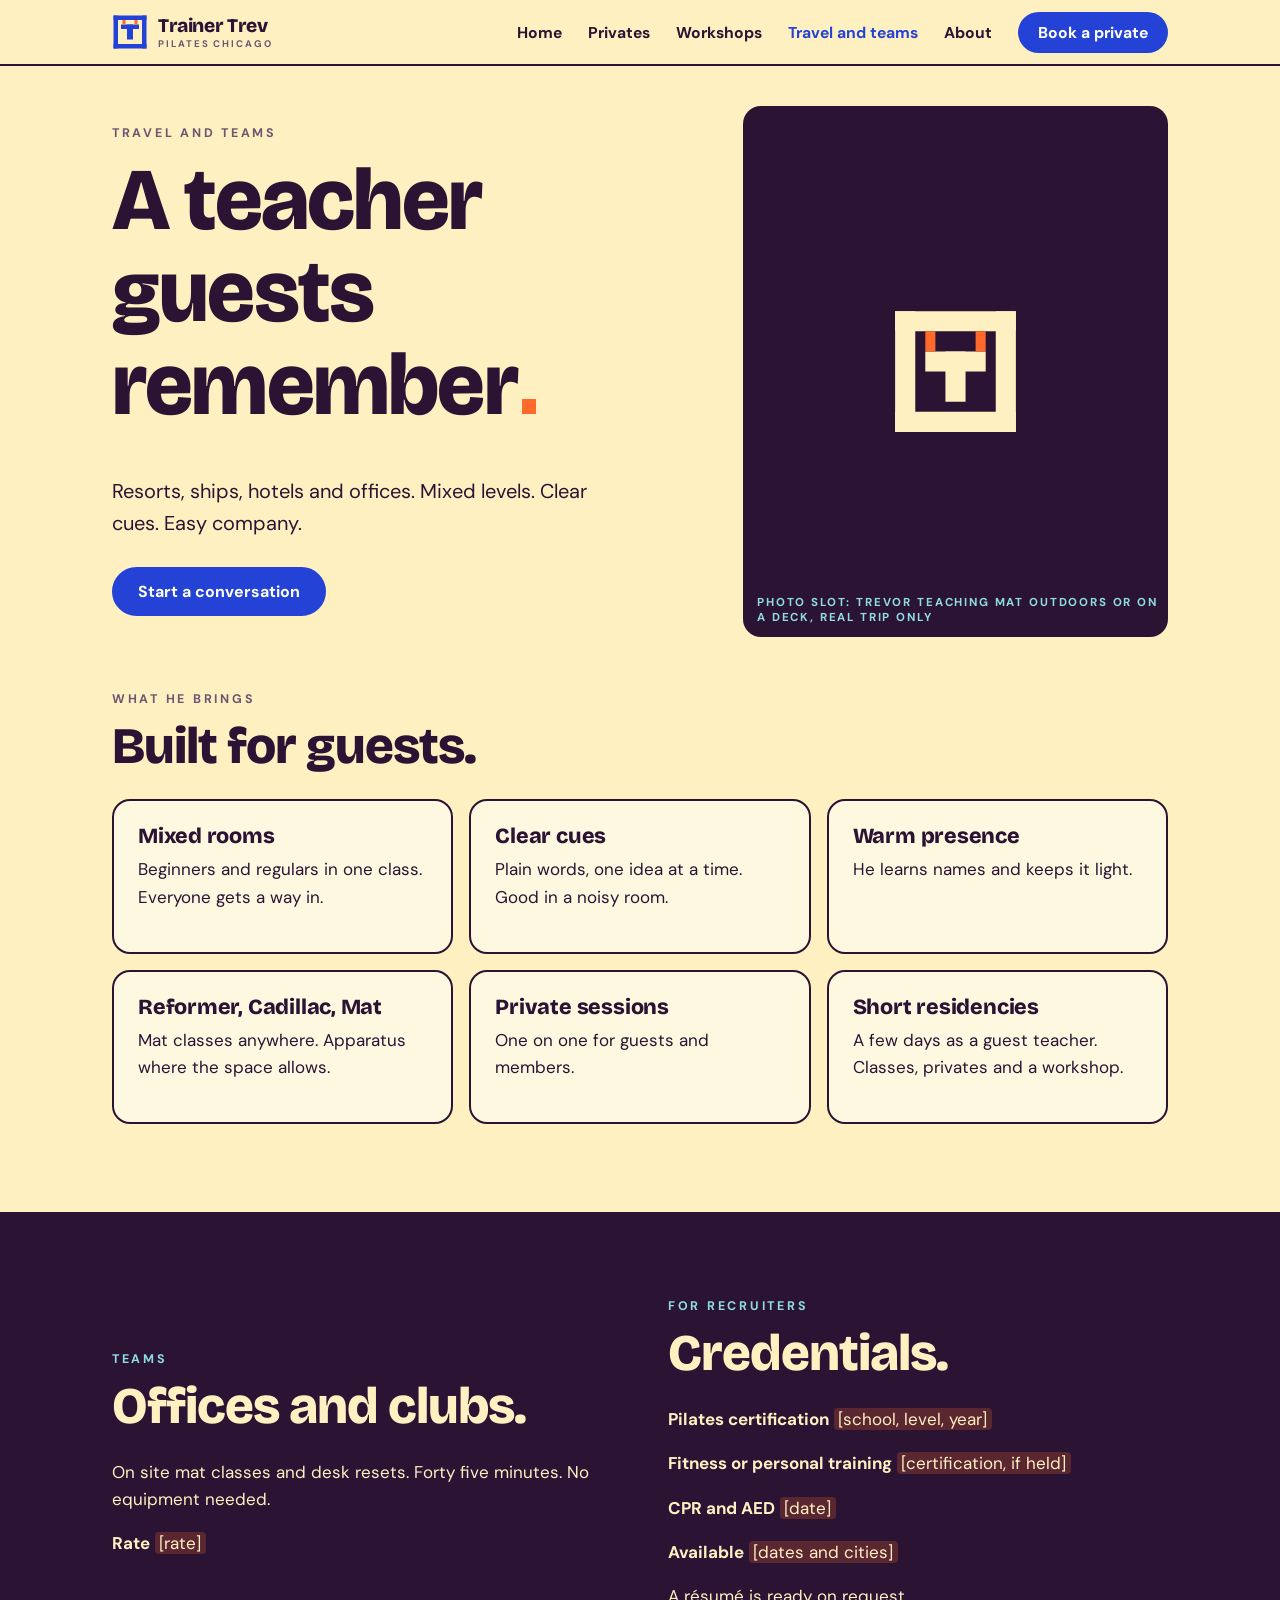
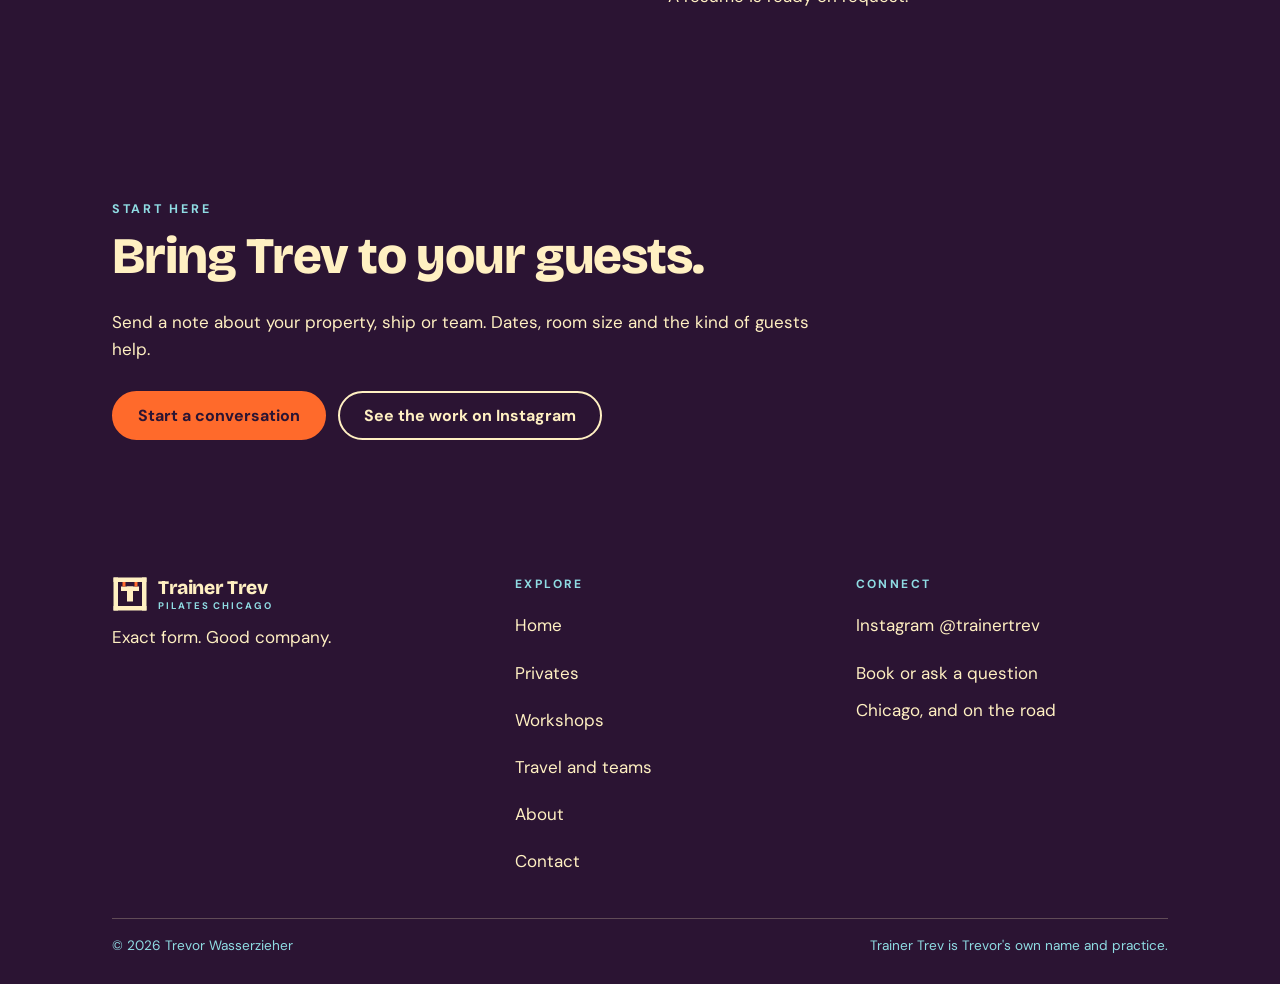
<file: travel.html>
<!DOCTYPE html>
<html lang="en">
<head>
  <meta charset="UTF-8">
  <meta name="viewport" content="width=device-width, initial-scale=1">
  <title>Resorts, Ships and Teams | Trainer Trev</title>
  <meta name="description" content="Pilates for resorts, cruise lines, hotels and offices. Trevor Wasserzieher teaches Reformer, Cadillac and Mat with warmth and exact cues.">
  <meta property="og:title" content="Resorts, Ships and Teams | Trainer Trev">
  <meta property="og:description" content="Pilates for resorts, cruise lines, hotels and offices. Trevor Wasserzieher teaches Reformer, Cadillac and Mat with warmth and exact cues.">
  <meta property="og:type" content="website">
  <meta name="theme-color" content="#2B1433">
  <link rel="icon" href="favicon.ico" sizes="32x32">
  <link rel="icon" href="assets/favicon.svg" type="image/svg+xml">
  <link rel="apple-touch-icon" href="apple-touch-icon.png">
  <link rel="preconnect" href="https://fonts.googleapis.com">
  <link rel="preconnect" href="https://fonts.gstatic.com" crossorigin>
  <link href="https://fonts.googleapis.com/css2?family=Bricolage+Grotesque:opsz,wght@12..96,700;12..96,800&family=DM+Sans:wght@400;500;700&display=swap" rel="stylesheet">
  <link rel="stylesheet" href="css/style.css">
</head>
<body>
<a class="skip" href="#main">Skip to content</a>
<header class="site-header">
  <div class="wrap nav">
    <a class="brand" href="index.html" aria-label="Trainer Trev home">
      <img src="assets/trainer-trev-small.svg" alt="" width="36" height="36">
      <span>Trainer Trev<small>Pilates Chicago</small></span>
    </a>
    <noscript><style>.nav-toggle{display:none}.nav-links{display:block;position:static}</style></noscript>
    <button class="nav-toggle" aria-label="Menu" aria-expanded="false"><span></span><span></span><span></span></button>
    <ul class="nav-links">
      <li><a href="index.html">Home</a></li>
      <li><a href="privates.html">Privates</a></li>
      <li><a href="workshops.html">Workshops</a></li>
      <li><a href="travel.html" class="active">Travel and teams</a></li>
      <li><a href="about.html">About</a></li>
      <li><a href="contact.html" class="nav-cta">Book a private</a></li>
    </ul>
  </div>
</header>
<main id="main">
<section class="hero"><div class="wrap hero-grid">
  <div>
    <p class="eyebrow">Travel and teams</p>
    <h1>A teacher guests remember<span class="dot"></span></h1>
    <p class="lead">Resorts, ships, hotels and offices. Mixed levels. Clear cues. Easy company.</p>
    <div class="btn-row"><a class="btn btn-primary" href="contact.html">Start a conversation</a></div>
  </div>
  <figure class="photo dark"><img class="ph" src="assets/favicon.svg" alt="" width="200" height="200"><figcaption>Photo slot: Trevor teaching mat outdoors or on a deck, real trip only</figcaption></figure>
</div></section>
<section style="padding-top:0"><div class="wrap">
  <p class="eyebrow">What he brings</p>
  <h2>Built for guests.</h2>
  <div class="cards three">
    <div class="card"><h3>Mixed rooms</h3><p>Beginners and regulars in one class. Everyone gets a way in.</p></div>
    <div class="card"><h3>Clear cues</h3><p>Plain words, one idea at a time. Good in a noisy room.</p></div>
    <div class="card"><h3>Warm presence</h3><p>He learns names and keeps it light.</p></div>
    <div class="card"><h3>Reformer, Cadillac, Mat</h3><p>Mat classes anywhere. Apparatus where the space allows.</p></div>
    <div class="card"><h3>Private sessions</h3><p>One on one for guests and members.</p></div>
    <div class="card"><h3>Short residencies</h3><p>A few days as a guest teacher. Classes, privates and a workshop.</p></div>
  </div>
</div></section>
<section class="band"><div class="wrap split">
  <div>
    <p class="eyebrow">Teams</p>
    <h2>Offices and clubs.</h2>
    <p>On site mat classes and desk resets. Forty five minutes. No equipment needed.</p>
    <p><b>Rate</b> <em class="todo">[rate]</em></p>
  </div>
  <div>
    <p class="eyebrow">For recruiters</p>
    <h2>Credentials.</h2>
    <p><b>Pilates certification</b> <em class="todo">[school, level, year]</em></p>
    <p><b>Fitness or personal training</b> <em class="todo">[certification, if held]</em></p>
    <p><b>CPR and AED</b> <em class="todo">[date]</em></p>
    <p><b>Available</b> <em class="todo">[dates and cities]</em></p>
    <p>A résumé is ready on request.</p>
  </div>
</div></section>
<section class="band"><div class="wrap">
  <p class="eyebrow">Start here</p>
  <h2>Bring Trev to your guests.</h2>
  <p>Send a note about your property, ship or team. Dates, room size and the kind of guests help.</p>
  <div class="btn-row"><a class="btn btn-primary" href="contact.html">Start a conversation</a>
  <a class="btn btn-ghost" href="https://www.instagram.com/trainertrev/" target="_blank" rel="noopener">See the work on Instagram</a></div>
</div></section>
</main>
<footer class="site-footer">
  <div class="wrap">
    <div class="footer-grid">
      <div>
        <a class="brand" href="index.html"><img src="assets/trainer-trev-small-reverse.svg" alt="" width="36" height="36"><span>Trainer Trev<small>Pilates Chicago</small></span></a>
        <p class="footer-tag">Exact form. Good company.</p>
      </div>
      <div><h4>Explore</h4><ul>
          <li><a href="index.html">Home</a></li>
          <li><a href="privates.html">Privates</a></li>
          <li><a href="workshops.html">Workshops</a></li>
          <li><a href="travel.html">Travel and teams</a></li>
          <li><a href="about.html">About</a></li>
          <li><a href="contact.html">Contact</a></li>
        </ul></div>
      <div><h4>Connect</h4><ul>
          <li><a href="https://www.instagram.com/trainertrev/" target="_blank" rel="noopener">Instagram @trainertrev</a></li>
          <li><a href="contact.html">Book or ask a question</a></li>
          <li>Chicago, and on the road</li>
        </ul></div>
    </div>
    <div class="footer-bottom"><span>&copy; <span data-year>2026</span> Trevor Wasserzieher</span><span>Trainer Trev is Trevor's own name and practice.</span></div>
  </div>
</footer>
<script src="js/main.js"></script>
</body>
</html>
</file>
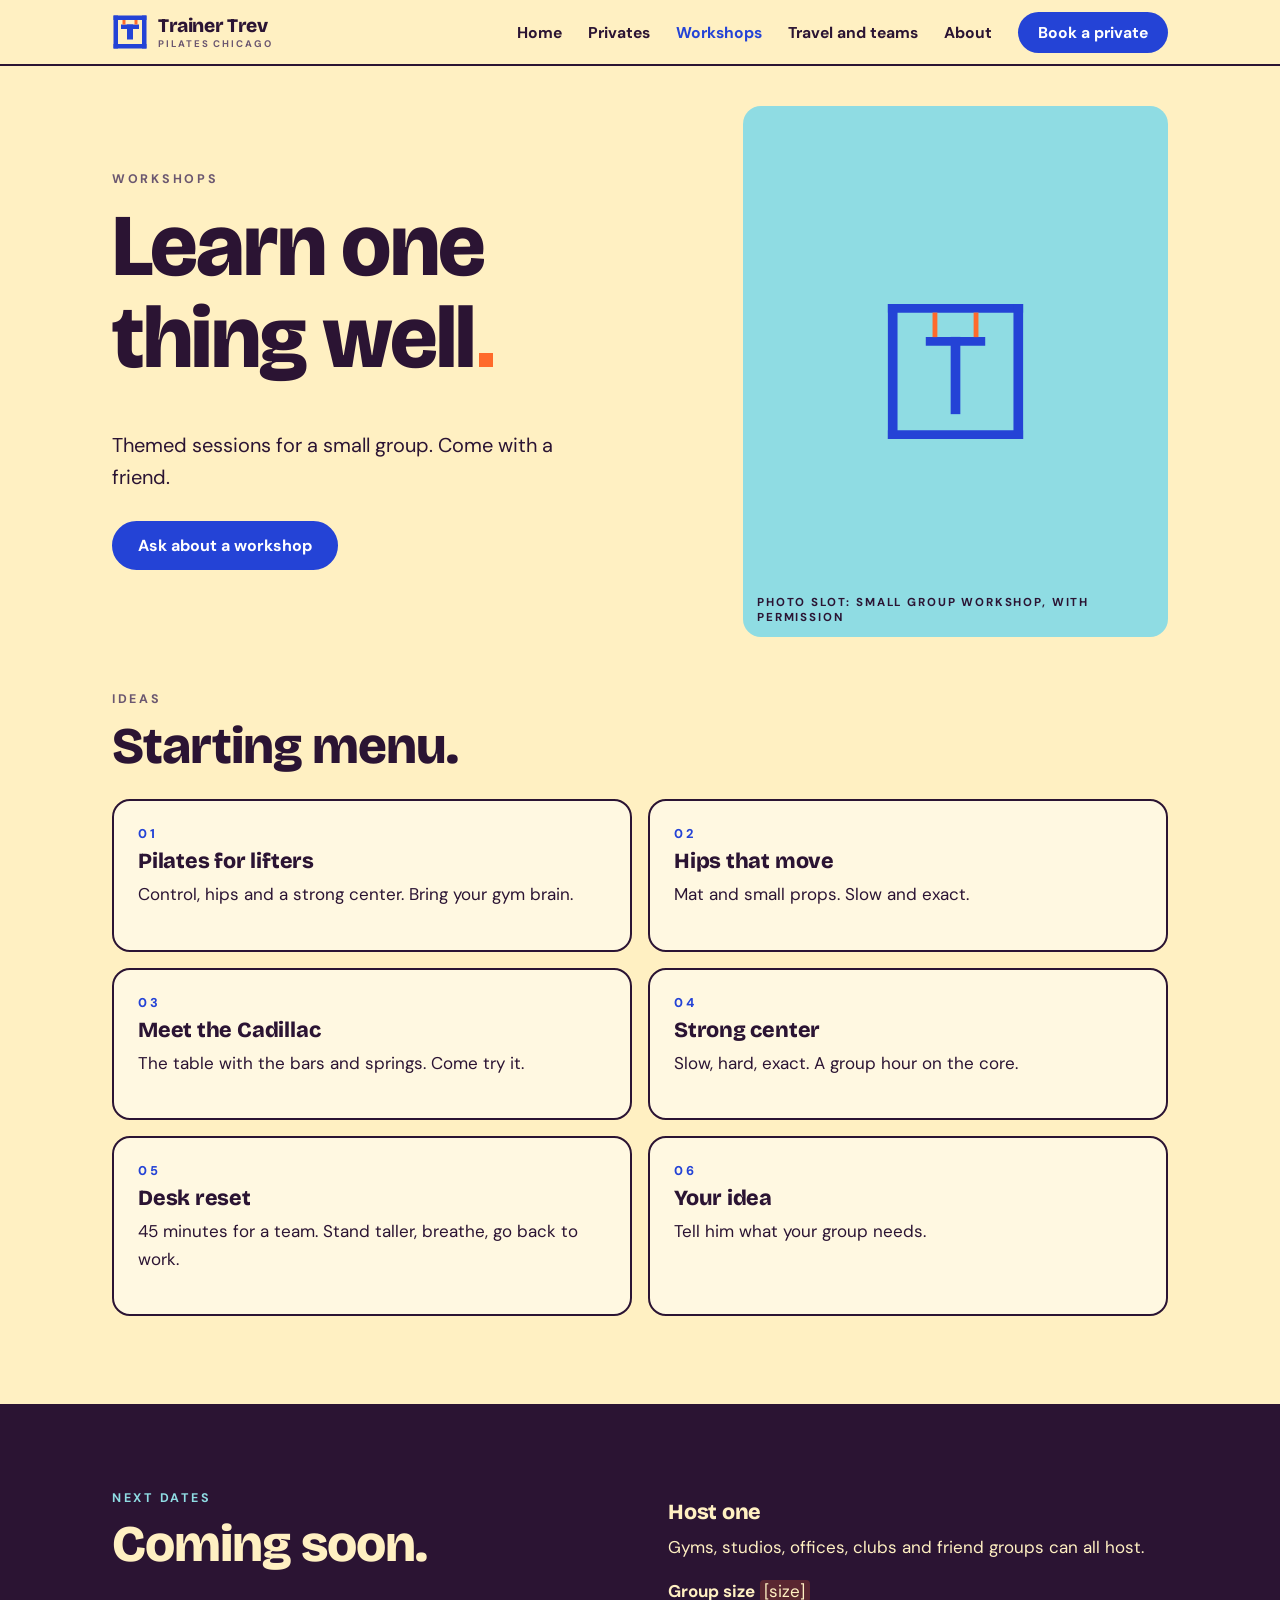
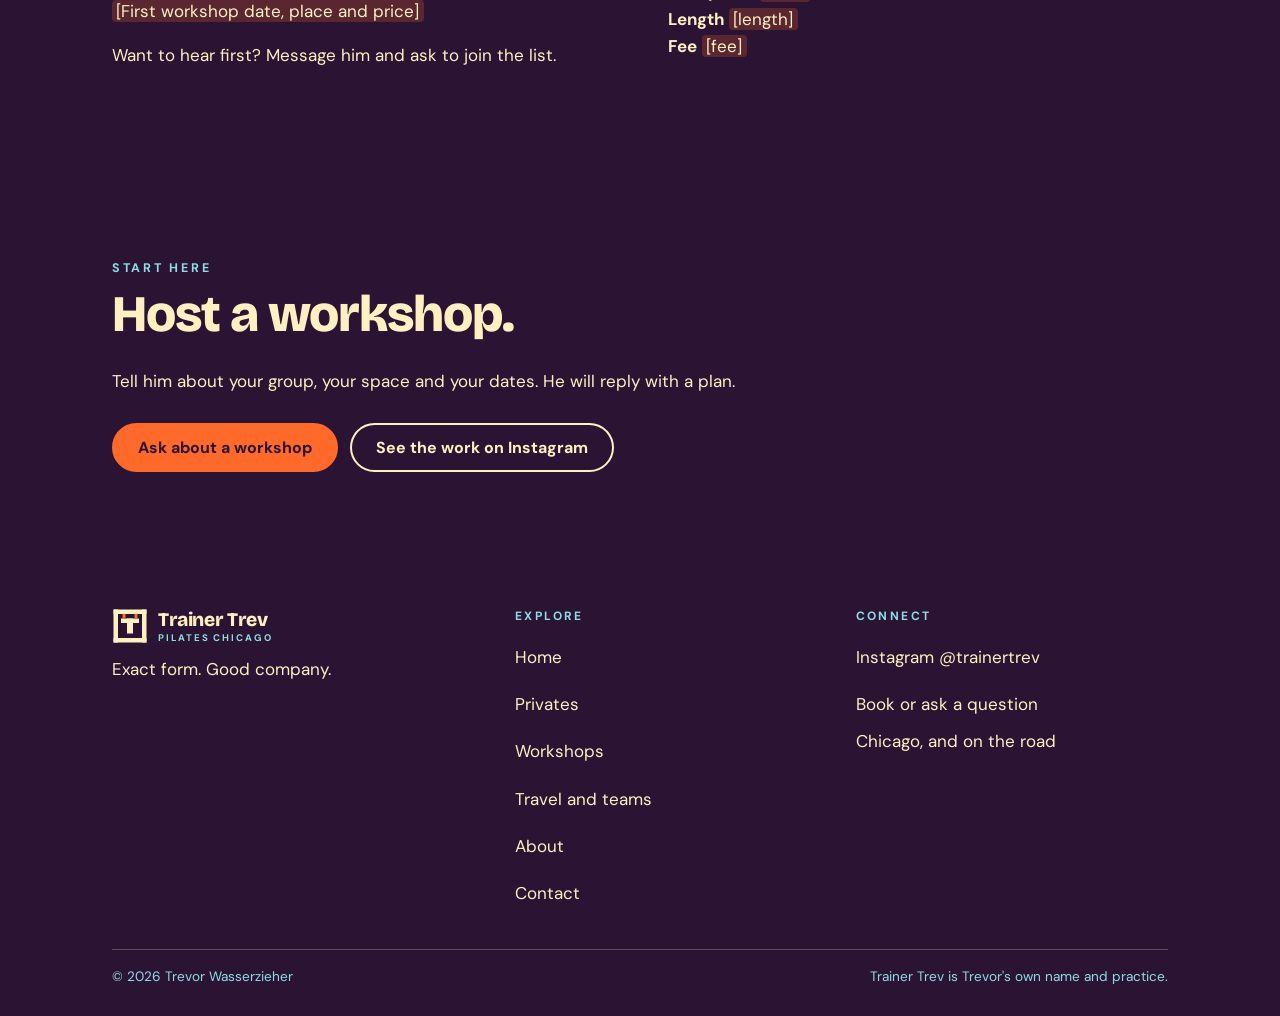
<file: workshops.html>
<!DOCTYPE html>
<html lang="en">
<head>
  <meta charset="UTF-8">
  <meta name="viewport" content="width=device-width, initial-scale=1">
  <title>Pilates Workshops in Chicago | Trainer Trev</title>
  <meta name="description" content="Themed Pilates workshops with Trevor Wasserzieher. Pilates for lifters, hips and Cadillac. Host one at your gym, studio or office.">
  <meta property="og:title" content="Pilates Workshops in Chicago | Trainer Trev">
  <meta property="og:description" content="Themed Pilates workshops with Trevor Wasserzieher. Pilates for lifters, hips and Cadillac. Host one at your gym, studio or office.">
  <meta property="og:type" content="website">
  <meta name="theme-color" content="#2B1433">
  <link rel="icon" href="favicon.ico" sizes="32x32">
  <link rel="icon" href="assets/favicon.svg" type="image/svg+xml">
  <link rel="apple-touch-icon" href="apple-touch-icon.png">
  <link rel="preconnect" href="https://fonts.googleapis.com">
  <link rel="preconnect" href="https://fonts.gstatic.com" crossorigin>
  <link href="https://fonts.googleapis.com/css2?family=Bricolage+Grotesque:opsz,wght@12..96,700;12..96,800&family=DM+Sans:wght@400;500;700&display=swap" rel="stylesheet">
  <link rel="stylesheet" href="css/style.css">
</head>
<body>
<a class="skip" href="#main">Skip to content</a>
<header class="site-header">
  <div class="wrap nav">
    <a class="brand" href="index.html" aria-label="Trainer Trev home">
      <img src="assets/trainer-trev-small.svg" alt="" width="36" height="36">
      <span>Trainer Trev<small>Pilates Chicago</small></span>
    </a>
    <noscript><style>.nav-toggle{display:none}.nav-links{display:block;position:static}</style></noscript>
    <button class="nav-toggle" aria-label="Menu" aria-expanded="false"><span></span><span></span><span></span></button>
    <ul class="nav-links">
      <li><a href="index.html">Home</a></li>
      <li><a href="privates.html">Privates</a></li>
      <li><a href="workshops.html" class="active">Workshops</a></li>
      <li><a href="travel.html">Travel and teams</a></li>
      <li><a href="about.html">About</a></li>
      <li><a href="contact.html" class="nav-cta">Book a private</a></li>
    </ul>
  </div>
</header>
<main id="main">
<section class="hero"><div class="wrap hero-grid">
  <div>
    <p class="eyebrow">Workshops</p>
    <h1>Learn one thing well<span class="dot"></span></h1>
    <p class="lead">Themed sessions for a small group. Come with a friend.</p>
    <div class="btn-row"><a class="btn btn-primary" href="contact.html">Ask about a workshop</a></div>
  </div>
  <figure class="photo "><img class="ph" src="assets/trainer-trev-symbol.svg" alt="" width="200" height="200"><figcaption>Photo slot: Small group workshop, with permission</figcaption></figure>
</div></section>
<section style="padding-top:0"><div class="wrap">
  <p class="eyebrow">Ideas</p>
  <h2>Starting menu.</h2>
  <div class="cards two">
    <div class="card"><span class="num">01</span><h3>Pilates for lifters</h3><p>Control, hips and a strong center. Bring your gym brain.</p></div>
    <div class="card"><span class="num">02</span><h3>Hips that move</h3><p>Mat and small props. Slow and exact.</p></div>
    <div class="card"><span class="num">03</span><h3>Meet the Cadillac</h3><p>The table with the bars and springs. Come try it.</p></div>
    <div class="card"><span class="num">04</span><h3>Strong center</h3><p>Slow, hard, exact. A group hour on the core.</p></div>
    <div class="card"><span class="num">05</span><h3>Desk reset</h3><p>45 minutes for a team. Stand taller, breathe, go back to work.</p></div>
    <div class="card"><span class="num">06</span><h3>Your idea</h3><p>Tell him what your group needs.</p></div>
  </div>
</div></section>
<section class="band"><div class="wrap split">
  <div>
    <p class="eyebrow">Next dates</p>
    <h2>Coming soon.</h2>
    <p><em class="todo">[First workshop date, place and price]</em></p>
    <p>Want to hear first? Message him and ask to join the list.</p>
  </div>
  <div>
    <h3>Host one</h3>
    <p>Gyms, studios, offices, clubs and friend groups can all host.</p>
    <p><b>Group size</b> <em class="todo">[size]</em><br><b>Length</b> <em class="todo">[length]</em><br><b>Fee</b> <em class="todo">[fee]</em></p>
  </div>
</div></section>
<section class="band"><div class="wrap">
  <p class="eyebrow">Start here</p>
  <h2>Host a workshop.</h2>
  <p>Tell him about your group, your space and your dates. He will reply with a plan.</p>
  <div class="btn-row"><a class="btn btn-primary" href="contact.html">Ask about a workshop</a>
  <a class="btn btn-ghost" href="https://www.instagram.com/trainertrev/" target="_blank" rel="noopener">See the work on Instagram</a></div>
</div></section>
</main>
<footer class="site-footer">
  <div class="wrap">
    <div class="footer-grid">
      <div>
        <a class="brand" href="index.html"><img src="assets/trainer-trev-small-reverse.svg" alt="" width="36" height="36"><span>Trainer Trev<small>Pilates Chicago</small></span></a>
        <p class="footer-tag">Exact form. Good company.</p>
      </div>
      <div><h4>Explore</h4><ul>
          <li><a href="index.html">Home</a></li>
          <li><a href="privates.html">Privates</a></li>
          <li><a href="workshops.html">Workshops</a></li>
          <li><a href="travel.html">Travel and teams</a></li>
          <li><a href="about.html">About</a></li>
          <li><a href="contact.html">Contact</a></li>
        </ul></div>
      <div><h4>Connect</h4><ul>
          <li><a href="https://www.instagram.com/trainertrev/" target="_blank" rel="noopener">Instagram @trainertrev</a></li>
          <li><a href="contact.html">Book or ask a question</a></li>
          <li>Chicago, and on the road</li>
        </ul></div>
    </div>
    <div class="footer-bottom"><span>&copy; <span data-year>2026</span> Trevor Wasserzieher</span><span>Trainer Trev is Trevor's own name and practice.</span></div>
  </div>
</footer>
<script src="js/main.js"></script>
</body>
</html>
</file>
<file: css/style.css>
/* Trainer Trev. Mobile first. Tokens come from brand.md. */
:root{
  --plum:#2B1433; --butter:#FFF0C2; --cobalt:#2443D6; --tang:#FF6A2B; --pool:#8FDCE3; --mauve:#6B5770;
  --paper:#FFF8E1; --line:rgba(43,20,51,.16);
  --display:"Bricolage Grotesque","Arial Black",Arial,sans-serif; --body:"DM Sans",system-ui,Arial,sans-serif;
  --gutter:20px; --max:1120px;
}
*{box-sizing:border-box}
html{scroll-behavior:smooth;-webkit-text-size-adjust:100%}
body{margin:0;background:var(--butter);color:var(--plum);font:400 1.0625rem/1.6 var(--body)}
img,svg{max-width:100%;display:block}
a{color:var(--cobalt);text-underline-offset:3px}
a:hover{color:var(--plum)}
.wrap{width:100%;max-width:var(--max);margin-inline:auto;padding-inline:var(--gutter)}
h1,h2,h3,h4{font-family:var(--display);font-weight:800;line-height:1.05;letter-spacing:-.02em;margin:0 0 .5em}
h1{font-size:clamp(2.6rem,10vw,5.5rem)}
h2{font-size:clamp(1.9rem,6vw,3.2rem)}
h3{font-size:1.35rem;letter-spacing:-.01em}
p{margin:0 0 1em;max-width:60ch}
.eyebrow{font:700 .78rem/1 var(--body);letter-spacing:.22em;text-transform:uppercase;color:var(--mauve);margin-bottom:14px}
.rule{border:0;border-top:2px solid var(--plum);margin:0}
section{padding:56px 0}
.skip{position:absolute;left:-999px}.skip:focus{left:12px;top:12px;background:var(--plum);color:var(--butter);padding:8px 12px;z-index:99}

/* buttons */
.btn{display:inline-flex;align-items:center;justify-content:center;gap:8px;min-height:48px;padding:12px 24px;border-radius:999px;font:700 1rem var(--body);text-decoration:none;border:2px solid var(--plum);transition:transform .15s,background .15s,color .15s;cursor:pointer}
.btn-primary{background:var(--cobalt);border-color:var(--cobalt);color:#fff}
.btn-primary:hover{background:var(--plum);border-color:var(--plum);color:var(--butter);transform:translateY(-2px)}
.btn-ghost{background:transparent;color:var(--plum)}
.btn-ghost:hover{background:var(--plum);color:var(--butter)}
.btn-row{display:flex;flex-wrap:wrap;gap:12px;margin-top:28px}
.band .btn-primary{background:var(--tang);border-color:var(--tang);color:var(--plum)}
.band .btn-primary:hover{background:var(--butter);border-color:var(--butter);color:var(--plum)}
.band .btn-ghost{color:var(--butter);border-color:var(--butter)}
.band .btn-ghost:hover{background:var(--butter);color:var(--plum)}

/* header */
.site-header{position:sticky;top:0;z-index:50;background:var(--butter);border-bottom:2px solid var(--plum)}
.nav{display:flex;align-items:center;justify-content:space-between;min-height:64px}
.brand{display:flex;align-items:center;gap:10px;color:var(--plum);text-decoration:none;font:800 1.2rem var(--display);letter-spacing:-.02em}
.brand img{width:36px;height:36px}
.brand small{display:block;font:700 .6rem var(--body);letter-spacing:.2em;text-transform:uppercase;color:var(--mauve)}
.nav-toggle{background:none;border:0;width:48px;height:48px;display:grid;place-content:center;gap:5px;cursor:pointer}
.nav-toggle span{display:block;width:24px;height:2px;background:var(--plum);transition:.2s}
.nav-toggle[aria-expanded=true] span:nth-child(1){transform:translateY(7px) rotate(45deg)}
.nav-toggle[aria-expanded=true] span:nth-child(2){opacity:0}
.nav-toggle[aria-expanded=true] span:nth-child(3){transform:translateY(-7px) rotate(-45deg)}
.nav-links{list-style:none;margin:0;padding:0;position:absolute;left:0;right:0;top:100%;background:var(--butter);border-bottom:2px solid var(--plum);display:none;padding:8px var(--gutter) 20px}
.nav-links.open{display:block}
.nav-links a{display:block;padding:14px 0;color:var(--plum);font:700 1.15rem var(--display);text-decoration:none;border-bottom:1px solid var(--line)}
.nav-links a.active{color:var(--cobalt)}
.nav-links .nav-cta{margin-top:14px;text-align:center;background:var(--cobalt);color:#fff;border-radius:999px;border:0}

/* hero */
.hero{padding:40px 0 56px}
.dot{display:inline-block;width:.16em;height:.16em;background:var(--tang);margin-left:.05em}
.hero p.lead{font-size:1.25rem;max-width:34ch;margin-top:18px}
.hero-grid{display:grid;gap:36px}
.photo{position:relative;background:var(--pool);border-radius:18px;overflow:hidden;aspect-ratio:4/5;display:grid;place-items:center;color:var(--plum);margin:0}
.photo img.ph{width:38%;height:auto}
.photo figcaption{position:absolute;left:14px;bottom:12px;font:700 .72rem var(--body);letter-spacing:.16em;text-transform:uppercase;color:var(--plum)}
.photo.wide{aspect-ratio:3/2}
.photo.dark{background:var(--plum)}.photo.dark figcaption{color:var(--pool)}
.photo.paper{background:var(--paper);border:2px solid var(--plum)}

/* stat strip */
.strip{background:var(--plum);color:var(--butter);padding:28px 0}
.strip ul{list-style:none;margin:0;padding:0;display:grid;grid-template-columns:1fr 1fr;gap:20px}
.strip b{display:block;font:800 clamp(1.6rem,6vw,2.4rem) var(--display);color:var(--pool);line-height:1}
.strip span{font-size:.9rem;color:var(--butter)}

/* cards */
.cards{display:grid;gap:16px}
.card{background:var(--paper);border:2px solid var(--plum);border-radius:18px;padding:24px}
.card h3{margin-bottom:.4em}
.card .num{font:800 .8rem var(--body);letter-spacing:.2em;color:var(--cobalt);margin-bottom:8px;display:block}
.card.dark{background:var(--plum);color:var(--butter)}.card.dark h3{color:var(--butter)}.card.dark .num{color:var(--tang)}
.card .tag{display:inline-block;margin-top:8px;font:700 .75rem var(--body);letter-spacing:.14em;text-transform:uppercase;color:var(--mauve)}
.card.dark .tag{color:var(--pool)}
.price{font:800 2rem var(--display);margin:8px 0}

/* steps */
.steps{counter-reset:s;list-style:none;margin:0;padding:0;display:grid;gap:16px}
.steps li{counter-increment:s;border-top:2px solid var(--plum);padding-top:14px}
.steps li::before{content:"0" counter(s);font:800 .85rem var(--body);letter-spacing:.2em;color:var(--cobalt);display:block;margin-bottom:6px}
.steps strong{font:800 1.2rem var(--display);display:block;margin-bottom:4px}

/* dark band */
.band .steps li{border-top-color:var(--pool)}
.band .steps li::before{color:var(--pool)}
.band{background:var(--plum);color:var(--butter)}
.band h2,.band h3{color:var(--butter)}.band .eyebrow{color:var(--pool)}.band a:not(.btn){color:var(--pool)}
.quote{font:800 clamp(1.7rem,5.5vw,3rem)/1.1 var(--display);letter-spacing:-.02em;max-width:22ch;margin:0}
.todo{background:rgba(255,106,43,.22);padding:0 .25em;border-radius:4px;font-style:normal}

/* forms */
form.card label{display:block;font-weight:700;margin:14px 0 6px}
form.card input,form.card select,form.card textarea{width:100%;font:inherit;padding:12px 14px;border-radius:12px;border:2px solid var(--plum);background:#fff;color:var(--plum)}
form.card input:focus,form.card select:focus,form.card textarea:focus,.btn:focus-visible,a:focus-visible,.nav-toggle:focus-visible{outline:3px solid var(--cobalt);outline-offset:2px}
.band a:focus-visible,.band .btn:focus-visible,.site-footer a:focus-visible{outline-color:var(--tang)}
.hp{position:absolute;left:-999px}

/* footer */
.site-footer{background:var(--plum);color:var(--butter);padding:48px 0 28px}
.site-footer a{color:var(--butter);text-decoration:none}.site-footer a:hover{color:var(--pool)}
.footer-grid{display:grid;gap:28px}
.site-footer h4{font:700 .75rem var(--body);letter-spacing:.2em;text-transform:uppercase;color:var(--pool);margin-bottom:10px}
.site-footer ul{list-style:none;margin:0;padding:0}.site-footer li{margin:0}.site-footer li a{display:inline-block;padding:10px 0}
.site-footer .brand{color:var(--butter)}.site-footer .brand small{color:var(--pool)}
.footer-tag{margin-top:12px;color:var(--butter)}
.footer-bottom{display:flex;flex-wrap:wrap;justify-content:space-between;gap:8px;margin-top:32px;padding-top:16px;border-top:1px solid rgba(255,240,194,.25);font-size:.85rem;color:var(--pool)}

@media (min-width:760px){
  :root{--gutter:32px}
  section{padding:88px 0}
  .hero-grid{grid-template-columns:1.15fr .85fr;align-items:center;gap:56px}
  .cards.three{grid-template-columns:repeat(3,1fr)}
  .cards.two{grid-template-columns:repeat(2,1fr)}
  .steps{grid-template-columns:repeat(4,1fr)}
  .strip ul{grid-template-columns:repeat(4,1fr)}
  .footer-grid{grid-template-columns:1.2fr 1fr 1fr}
  .split{display:grid;grid-template-columns:1fr 1fr;gap:56px;align-items:center}
}
@media (min-width:980px){
  .nav-toggle{display:none}
  .nav-links{display:flex;position:static;align-items:center;gap:26px;border:0;padding:0;background:none}
  .nav-links a{padding:0;border:0;font:700 .98rem var(--body)}
  .nav-links a:hover{color:var(--cobalt)}
  .nav-links .nav-cta{margin:0;padding:10px 20px}
  .nav-links .nav-cta:hover{color:var(--butter);background:var(--plum)}
}
@media (prefers-reduced-motion:reduce){*{transition:none!important;scroll-behavior:auto!important}}
</file>
